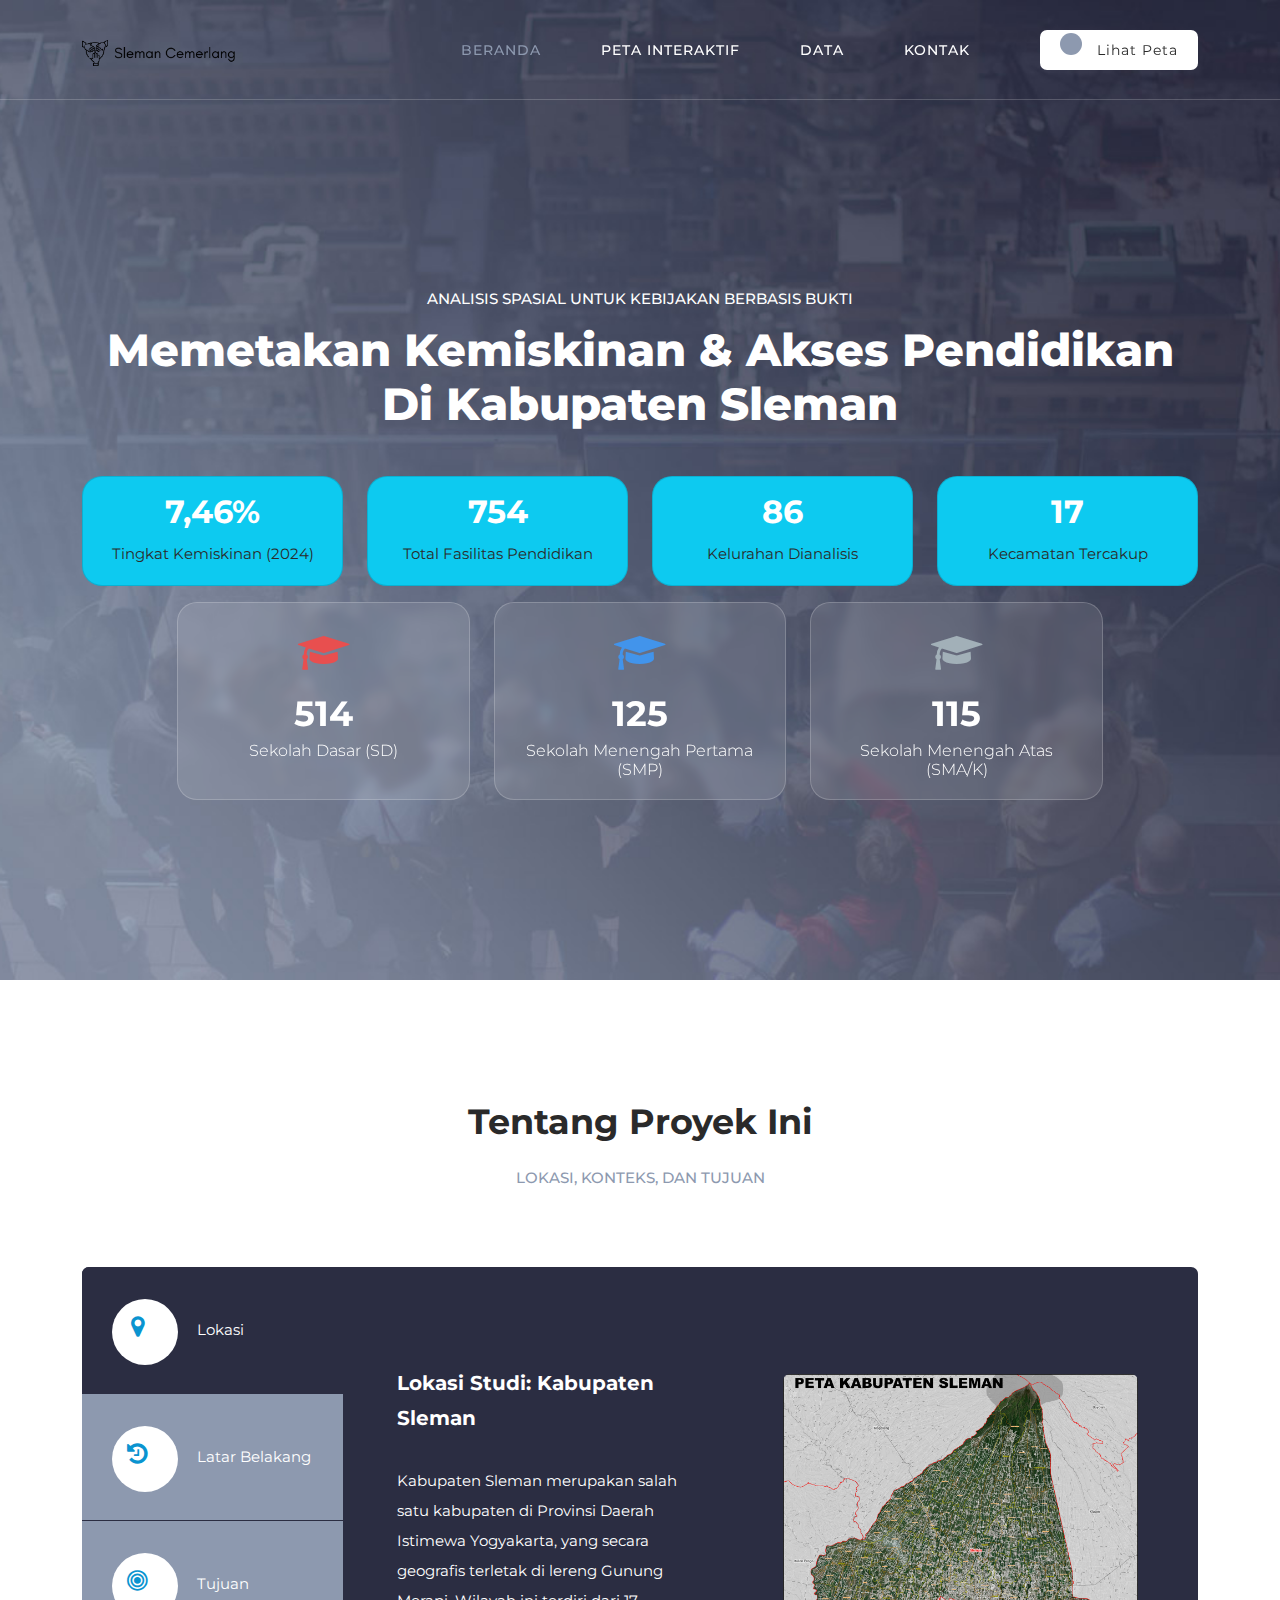
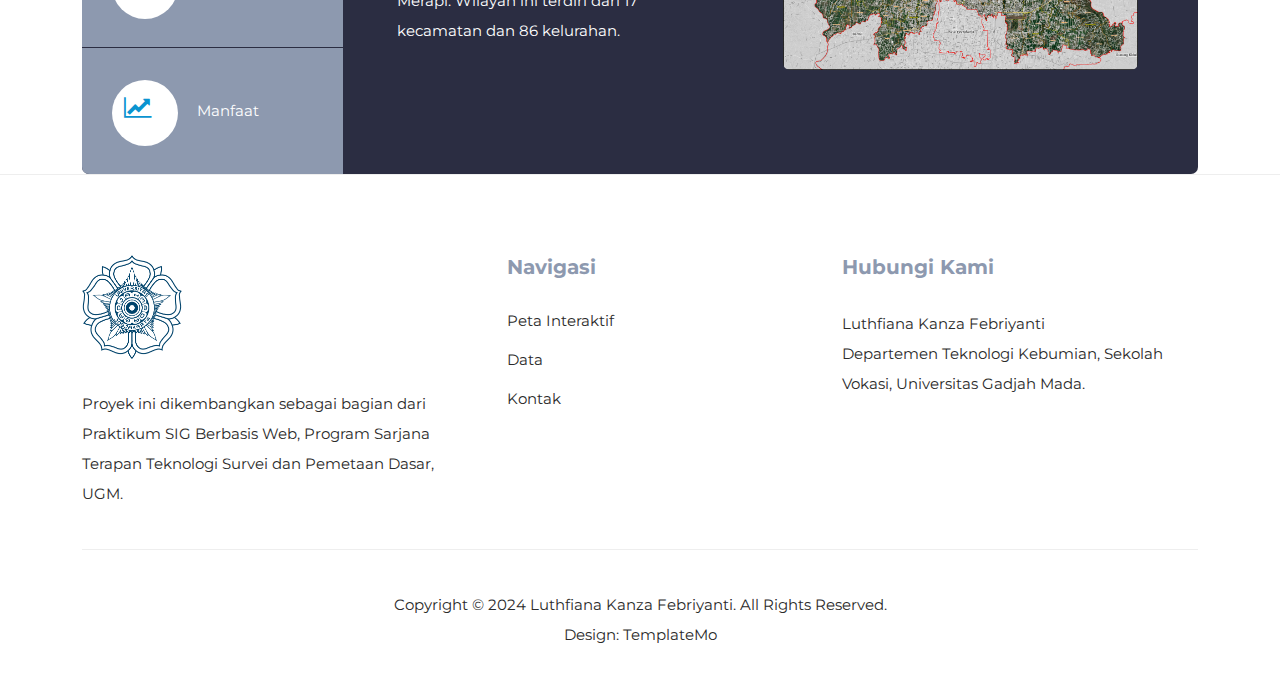
<file: index.html>
<!DOCTYPE html>
<html lang="en">

  <head>

    <meta charset="UTF-8">
    <meta name="viewport" content="width=device-width, initial-scale=1, shrink-to-fit=no">
    <meta name="description" content="WebGIS Peta Kemiskinan dan Akses Pendidikan di Kabupaten Sleman">
    <meta name="author" content="Luthfiana Kanza Febriyanti - UGM">
    <link rel="preconnect" href="https://fonts.gstatic.com">
    <link href="https://fonts.googleapis.com/css2?family=Montserrat:wght@100;200;300;400;500;600;700;800;900&display=swap" rel="stylesheet">

    <title>Sleman Cemerlang</title>

    <link href="vendor/bootstrap/css/bootstrap.min.css" rel="stylesheet">


    <link rel="stylesheet" href="assets/css/fontawesome.css">
    <link rel="stylesheet" href="assets/css/templatemo-plot-listing.css">
    <link rel="stylesheet" href="assets/css/animated.css">
    <link rel="stylesheet" href="assets/css/owl.css">

    <style>
      .school-info-box {
        background-color: rgba(255, 255, 255, 0.1);
        padding: 20px;
        border-radius: 20px;
        text-align: center;
        color: white;
        backdrop-filter: blur(5px);
        border: 1px solid rgba(255, 255, 255, 0.2);
        height: 100%;
      }
      .school-info-box .icon {
        font-size: 2.5rem;
        margin-bottom: 10px;
      }
      .school-info-box h4 {
        font-size: 2.2rem;
        font-weight: 700;
        margin: 0;
      }
      .school-info-box h6 { /* Menggunakan h6 sesuai file Anda */
        font-size: 1rem;
        font-weight: 300;
        margin: 5px 0 0 0;
      }
      /* Styling khusus untuk setiap jenjang sekolah */
      .sd-box .icon {
        color: #e84f4f; 
      }
      .smp-box .icon {
        color: #4294eb; 
      }
      .sma-box .icon {
        color: #a2b0b8; 
      }
      /* ==================================================
      PERUBAHAN: CSS untuk styling ikon Font Awesome di menu tab
      ==================================================
      */
      .popular-categories .naccs .menu .thumb .icon i {
        background-color: transparent;
        color: #0a94d0;
        font-size: 24px;
        margin-right: 15px;
      }
      .popular-categories .naccs .menu .thumb.active .icon i {
        color: #fff;
      }
    </style>
    </head>

<body>

  <div id="js-preloader" class="js-preloader">
    <div class="preloader-inner">
      <span class="dot"></span>
      <div class="dots">
        <span></span>
        <span></span>
        <span></span>
      </div>
    </div>
  </div>
  <header class="header-area header-sticky wow slideInDown" data-wow-duration="0.75s" data-wow-delay="0s">
    <div class="container">
      <div class="row">
        <div class="col-12">
          <nav class="main-nav">
            <a href="index.html" class="logo">
            </a>
            <ul class="nav">
              <li><a href="index.html" class="active">Beranda</a></li>
              <li><a href="peta-interaktif.html">Peta Interaktif</a></li>
              <li><a href="temuan-data.html">Data</a></li>
              <li><a href="kontak-sumber.html">Kontak</a></li> 
              <li><div class="main-white-button"><a href="peta-interaktif.html"><i class="fa fa-map"></i> Lihat Peta</a></div></li> 
            </ul>        
            <a class='menu-trigger'>
                <span>Menu</span>
            </a>
            </nav>
        </div>
      </div>
    </div>
  </header>
  <div class="main-banner">
    <div class="container">
      <div class="row">
        <div class="col-lg-12">
          <div class="top-text header-text">
            <h6>Analisis Spasial untuk Kebijakan Berbasis Bukti</h6>
            <h2>Memetakan Kemiskinan & Akses Pendidikan di Kabupaten Sleman</h2>
          </div>
        </div>
        <div class="col-lg-12">
           <div class="row">
            <div class="col-lg-3 col-sm-6">
              <div class="card text-white bg-info mb-3 text-center" style="border-radius: 20px;">
                <div class="card-body">
                  <h5 class="card-title" style="font-size: 2rem; font-weight: 700;">7,46%</h5>
                  <p class="card-text">Tingkat Kemiskinan (2024)</p>
                </div>
              </div>
            </div>
            <div class="col-lg-3 col-sm-6">
              <div class="card text-white bg-info mb-3 text-center" style="border-radius: 20px;">
                <div class="card-body">
                  <h5 class="card-title" style="font-size: 2rem; font-weight: 700;">754</h5>
                  <p class="card-text">Total Fasilitas Pendidikan</p>
                </div>
              </div>
            </div>
            <div class="col-lg-3 col-sm-6">
              <div class="card text-white bg-info mb-3 text-center" style="border-radius: 20px;">
                <div class="card-body">
                  <h5 class="card-title" style="font-size: 2rem; font-weight: 700;">86</h5>
                  <p class="card-text">Kelurahan Dianalisis</p>
                </div>
              </div>
            </div>
             <div class="col-lg-3 col-sm-6">
              <div class="card text-white bg-info mb-3 text-center" style="border-radius: 20px;">
                <div class="card-body">
                  <h5 class="card-title" style="font-size: 2rem; font-weight: 700;">17</h5>
                  <p class="card-text">Kecamatan Tercakup</p>
                </div>
              </div>
            </div>
          </div>
        </div>
        
        <div class="col-lg-10 offset-lg-1">
          <div class="row">
            <div class="col-lg-4">
              <div class="school-info-box sd-box">
                <div class="icon"><i class="fa fa-graduation-cap"></i></div>
                <h4>514</h4>
                <h6>Sekolah Dasar (SD)</h6>
              </div>
            </div>
            <div class="col-lg-4">
              <div class="school-info-box smp-box">
                <div class="icon"><i class="fa fa-graduation-cap"></i></div>
                <h4>125</h4>
                <h6>Sekolah Menengah Pertama (SMP)</h6>
              </div>
            </div>
            <div class="col-lg-4">
              <div class="school-info-box sma-box">
                <div class="icon"><i class="fa fa-graduation-cap"></i></div>
                <h4>115</h4>
                <h6>Sekolah Menengah Atas (SMA/K)</h6>
              </div>
            </div>
          </div>
        </div>

      </div>
    </div>
  </div>


  <div class="popular-categories">
    <div class="container">
      <div class="row">
        <div class="col-lg-12">
          <div class="section-heading">
            <h2>Tentang Proyek Ini</h2>
            <h6>Lokasi, Konteks, dan Tujuan</h6>
          </div>
        </div>
        <div class="col-lg-12">
          <div class="naccs">
            <div class="grid">
              <div class="row">
                <div class="col-lg-3">
                  <div class="menu">
                    <div class="first-thumb active">
                      <div class="thumb">
                        <span class="icon"><i class="fa fa-map-marker"></i></span>
                        Lokasi
                      </div>
                    </div>
                    <div>
                      <div class="thumb">                 
                        <span class="icon"><i class="fa fa-history"></i></span>
                        Latar Belakang
                      </div>
                    </div>
                    <div>
                      <div class="thumb">                 
                        <span class="icon"><i class="fa fa-bullseye"></i></span>
                        Tujuan
                      </div>
                    </div>
                    <div class="last-thumb">
                      <div class="thumb">                 
                        <span class="icon"><i class="fa fa-line-chart"></i></span>
                        Manfaat
                      </div>
                    </div>
                  </div>
                </div> 
                <div class="col-lg-9 align-self-center">
                  <ul class="nacc">
                    <li class="active">
                      <div>
                        <div class="thumb">
                          <div class="row">
                            <div class="col-lg-5 align-self-center">
                              <div class="left-text">
                                <h4>Lokasi Studi: Kabupaten Sleman</h4>
                                <p>Kabupaten Sleman merupakan salah satu kabupaten di Provinsi Daerah Istimewa Yogyakarta, yang secara geografis terletak di lereng Gunung Merapi. Wilayah ini terdiri dari 17 kecamatan dan 86 kelurahan.</p>
                              </div>
                            </div>
                            <div class="col-lg-7 align-self-center">
                              <div class="right-image">
                                <img src="assets/images/sleman.jpg" alt="Peta Kabupaten Sleman" class="img-fluid">
                              </div>
                            </div>
                          </div>
                        </div>
                      </div>
                    </li>
                    <li>
                      <div>
                        <div class="thumb">
                          <div class="row">
                            <div class="col-lg-5 align-self-center">
                              <div class="left-text">
                                <h4>Kesenjangan Akses Sebagai Akar Masalah</h4>
                                <p>Kemiskinan adalah masalah multidimensional. Pendidikan menjadi kunci untuk memutus rantainya. Meski angka kemiskinan di Sleman menurun, masih terdapat tantangan dalam pemerataan akses fasilitas pendidikan antar wilayah, yang berpotensi melanggengkan disparitas sosial-ekonomi.</p>
                              </div>
                            </div>
                            <div class="col-lg-7 align-self-center">
                              <div class="right-image">
                                <img src="assets/images/kesenjangan.png" alt="Peta Sleman atau Ilustrasi Pendidikan" class="img-fluid">
                              </div>
                            </div>
                          </div>
                        </div>
                      </div>
                    </li>
                    <li>
                      <div>
                        <div class="thumb">
                          <div class="row">
                            <div class="col-lg-5 align-self-center">
                              <div class="left-text">
                                <h4>Apa yang Ingin Dicapai?</h4>
                                <p>1. Menganalisis distribusi spasial kemiskinan dan fasilitas pendidikan (SD, SMP, SMA/K) di Sleman.<br>2. Menganalisis korelasi antara aksesibilitas pendidikan dengan tingkat kemiskinan.<br>3. Mengembangkan platform WebGIS interaktif untuk visualisasi dan diseminasi hasil analisis.</p>
                              </div>
                            </div>
                            <div class="col-lg-7 align-self-center">
                              <div class="right-image">
                                <img src="assets/images/pendidikan.jpg" alt="" class="img-fluid">
                              </div>
                            </div>
                          </div>
                        </div>
                      </div>
                    </li>
                    <li>
                      <div>
                        <div class="thumb">
                          <div class="row">
                            <div class="col-lg-5 align-self-center">
                              <div class="left-text">
                                <h4>Manfaat Bagi Pengambil Kebijakan</h4>
                                <p>Hasil analisis dan dashboard ini diharapkan dapat menjadi alat bantu bagi pemerintah daerah (Bappeda, Dinas Pendidikan) dalam merumuskan kebijakan yang lebih tepat sasaran untuk pemerataan pendidikan dan pengentasan kemiskinan di Kabupaten Sleman.</p>
                                <div class="main-white-button"><a href="temuan-data.html"><i class="fa fa-eye"></i> Lihat Temuan</a></div>
                              </div>
                            </div>
                            <div class="col-lg-7 align-self-center">
                              <div class="right-image">
                                <img src="assets/images/pemerintah.jpeg" alt="" class="img-fluid">
                              </div>
                            </div>
                          </div>
                        </div>
                      </div>
                    </li>
                  </ul>
                </div>          
              </div>
            </div>
          </div>
        </div>
      </div>
    </div>
  </div>
  
  <footer>
    <div class="container">
      <div class="row">
        <div class="col-lg-4">
          <div class="about">
            <div class="logo">
              <img src="assets/images/logo UGM - biru@2x.png" alt="Logo UGM" style="max-width: 100px;"> </div>
            <p>Proyek ini dikembangkan sebagai bagian dari Praktikum SIG Berbasis Web, Program Sarjana Terapan Teknologi Survei dan Pemetaan Dasar, UGM.</p>
          </div>
        </div>
        <div class="col-lg-4">
          <div class="helpful-links">
            <h4>Navigasi</h4>
            <div class="row">
              <div class="col-lg-6">
                <ul>
                  <li><a href="peta-interaktif.html">Peta Interaktif</a></li>
                  <li><a href="temuan-data.html">Data</a></li>
                  <li><a href="kontak-sumber.html">Kontak</a></li>
                </ul>
              </div>
            </div>
          </div>
        </div>
        <div class="col-lg-4">
          <div class="contact-us">
            <h4>Hubungi Kami</h4>
            <p>Luthfiana Kanza Febriyanti<br>Departemen Teknologi Kebumian, Sekolah Vokasi, Universitas Gadjah Mada.</p>
          </div>
        </div>
        <div class="col-lg-12">
          <div class="sub-footer">
            <p>Copyright © 2024 Luthfiana Kanza Febriyanti. All Rights Reserved.
            <br>
			Design: <a rel="nofollow" href="https://templatemo.com" title="CSS Templates">TemplateMo</a></p>
          </div>
        </div>
      </div>
    </div>
  </footer>


  <script src="vendor/jquery/jquery.min.js"></script>
  <script src="vendor/bootstrap/js/bootstrap.bundle.min.js"></script>
  <script src="assets/js/owl-carousel.js"></script>
  <script src="assets/js/animation.js"></script>
  <script src="assets/js/imagesloaded.js"></script>
  <script src="assets/js/custom.js"></script>

</body>

</html>
</file>
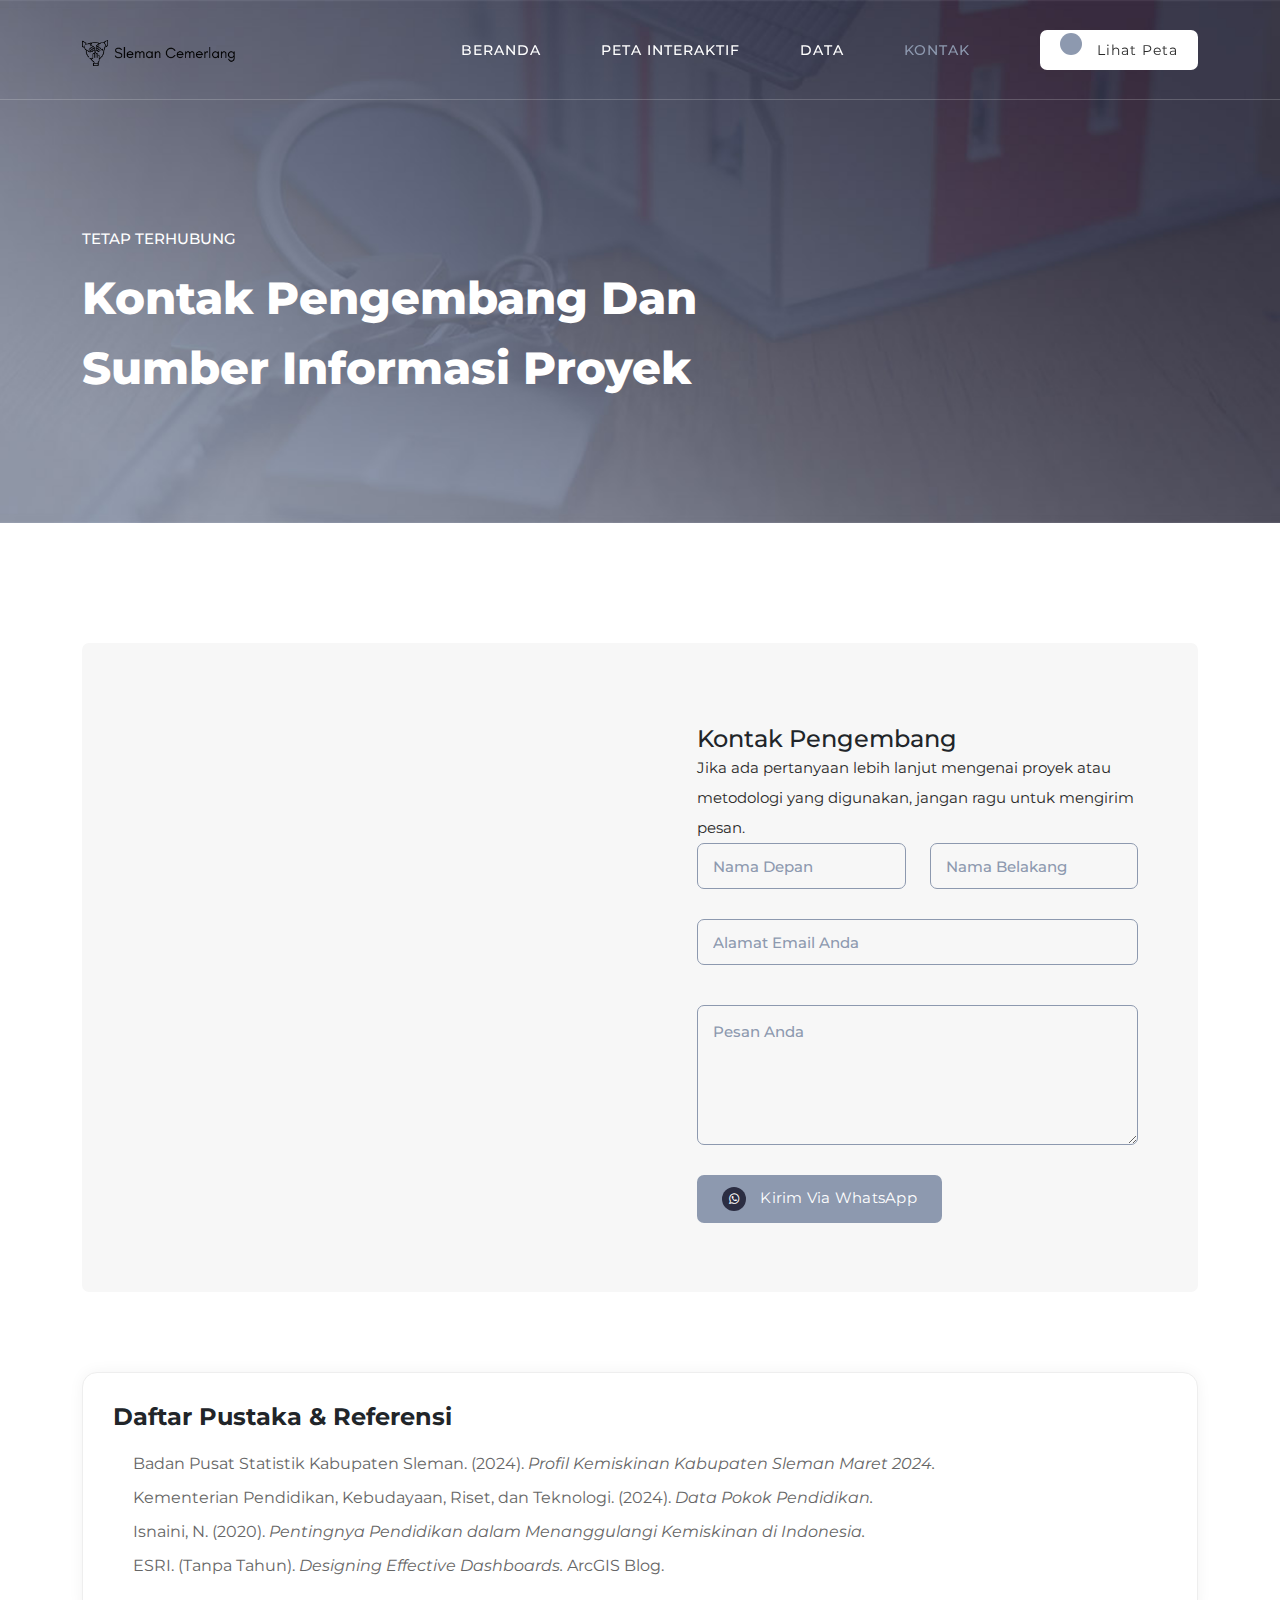
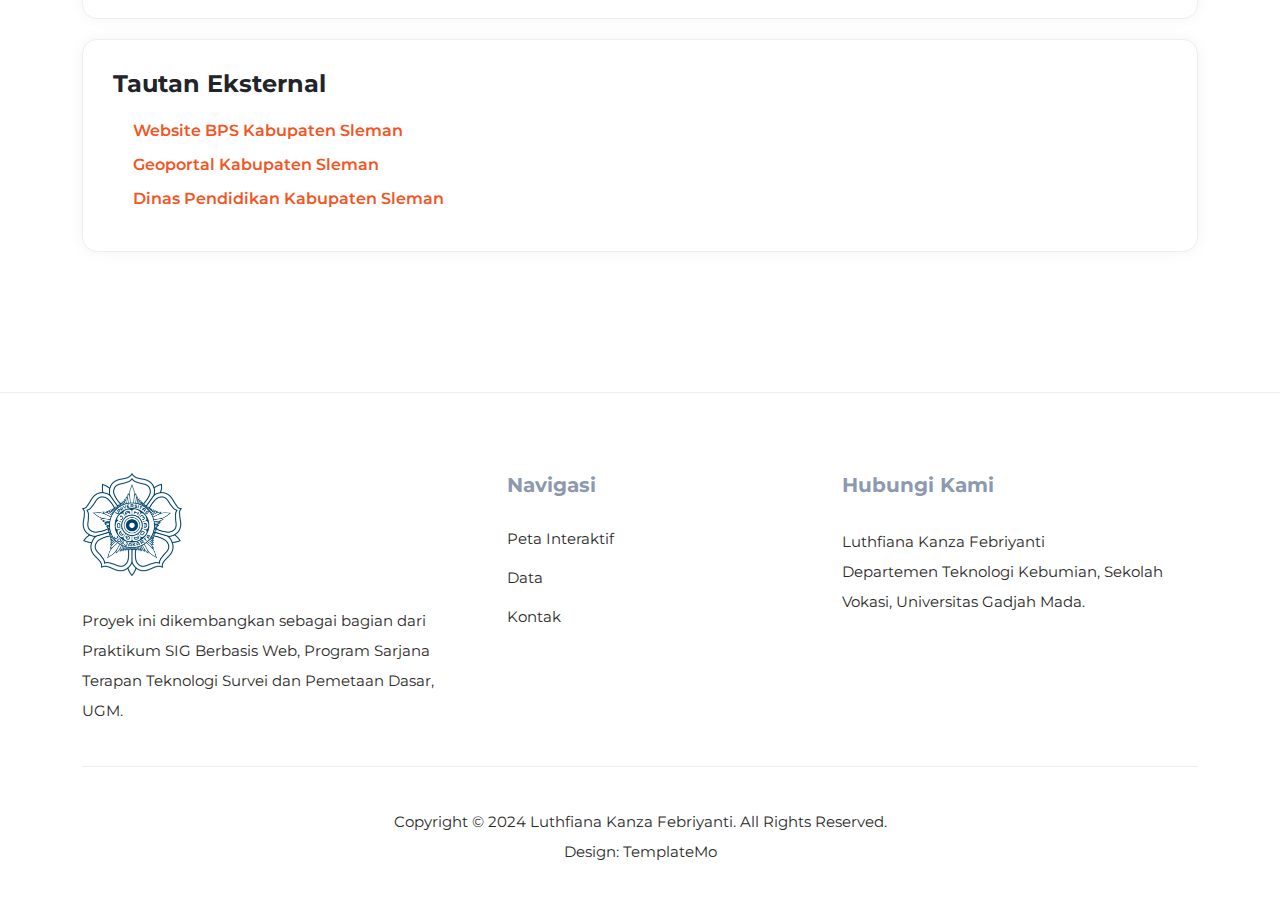
<file: kontak-sumber.html>
<!DOCTYPE html>
<html lang="en">

  <head>

    <meta charset="UTF-8">
    <meta name="viewport" content="width=device-width, initial-scale=1, shrink-to-fit=no">
    <meta name="description" content="Kontak dan Sumber Informasi - WebGIS Sleman">
    <meta name="author" content="Luthfiana Kanza Febriyanti - UGM">
    <link rel="preconnect" href="https://fonts.gstatic.com">
    <link href="https://fonts.googleapis.com/css2?family=Montserrat:wght@100;200;300;400;500;600;700;800;900&display=swap" rel="stylesheet">

    <title>Kontak & Sumber - Sleman Cemerlang</title>

    <link href="vendor/bootstrap/css/bootstrap.min.css" rel="stylesheet">


    <link rel="stylesheet" href="assets/css/fontawesome.css">
    <link rel="stylesheet" href="assets/css/templatemo-plot-listing.css">
    <link rel="stylesheet" href="assets/css/animated.css">
    <link rel="stylesheet" href="assets/css/owl.css">

    <style>
      .custom-card {
        background-color: #fff;
        border: 1px solid #eee;
        border-radius: 15px;
        padding: 30px;
        margin-bottom: 20px;
        box-shadow: 0px 0px 15px rgba(0, 0, 0, 0.05);
      }
      .custom-card h4 {
        margin-bottom: 20px;
        font-weight: 700;
      }
      .custom-card ul {
        padding-left: 20px;
      }
      .custom-card li {
        margin-bottom: 10px;
        color: #666;
      }

      .external-links a {
        color: #f35525; /* Warna aksen dari template */
        text-decoration: none; /* Hilangkan underline default */
        font-weight: 600;
        transition: all 0.3s;
      }
      .external-links a:hover {
        text-decoration: underline; /* Munculkan underline saat hover */
        color: #333; /* Gelapkan warna saat hover */
      }
    </style>

  </head>

<body>

  <div id="js-preloader" class="js-preloader">
    <div class="preloader-inner">
      <span class="dot"></span>
      <div class="dots">
        <span></span>
        <span></span>
        <span></span>
      </div>
    </div>
  </div>
  <header class="header-area header-sticky wow slideInDown" data-wow-duration="0.75s" data-wow-delay="0s">
    <div class="container">
      <div class="row">
        <div class="col-12">
          <nav class="main-nav">
            <a href="index.html" class="logo">
            </a>
            <ul class="nav">
              <li><a href="index.html">Beranda</a></li>
              <li><a href="peta-interaktif.html">Peta Interaktif</a></li>
              <li><a href="temuan-data.html">Data</a></li>
              <li><a href="kontak-sumber.html" class="active">Kontak</a></li> 
              <li><div class="main-white-button"><a href="index_peta.html"><i class="fa fa-map"></i> Lihat Peta</a></div></li> 
            </ul>         
            <a class='menu-trigger'>
                <span>Menu</span>
            </a>
            </nav>
        </div>
      </div>
    </div>
  </header>
  <div class="page-heading">
    <div class="container">
      <div class="row">
        <div class="col-lg-8">
          <div class="top-text header-text">
            <h6>Tetap Terhubung</h6>
            <h2>Kontak Pengembang dan Sumber Informasi Proyek</h2>
          </div>
        </div>
      </div>
    </div>
  </div>

  <div class="contact-page">
    <div class="container">
      <div class="row">
        <div class="col-lg-12">
          <div class="inner-content">
            <div class="row">
              <div class="col-lg-6">
                <div id="map">
                  <iframe src="https://www.google.com/maps/embed?pb=!1m18!1m12!1m3!1d3953.171732948943!2d110.3758654152438!3d-7.77158787920404!2m3!1f0!2f0!3f0!3m2!1i1024!2i768!4f13.1!3m3!1m2!1s0x2e7a59b2d472918d%3A0x1d92e7e7420f156!2sUniversitas%20Gadjah%20Mada!5e0!3m2!1sen!2sid!4v1678287702589!5m2!1sen!2sid" width="100%" height="650px" frameborder="0" style="border:0" allowfullscreen></iframe>
                </div>
              </div>
              <div class="col-lg-6 align-self-center">
                <form id="contact" action="" method="get">
                  <div class="row">
                    <div class="col-lg-12">
                      <h4>Kontak Pengembang</h4>
                      <p>Jika ada pertanyaan lebih lanjut mengenai proyek atau metodologi yang digunakan, jangan ragu untuk mengirim pesan.</p>
                    </div>
                    <div class="col-lg-6">
                      <fieldset>
                        <input type="name" name="name" id="name" placeholder="Nama Depan" autocomplete="on" required>
                      </fieldset>
                    </div>
                    <div class="col-lg-6">
                      <fieldset>
                        <input type="surname" name="surname" id="surname" placeholder="Nama Belakang" autocomplete="on" required>
                      </fieldset>
                    </div>
                    <div class="col-lg-12">
                      <fieldset>
                        <input type="text" name="email" id="email" pattern="[^ @]*@[^ @]*" placeholder="Alamat Email Anda" required="">
                      </fieldset>
                    </div>
                    <div class="col-lg-12">
                      <fieldset>
                        <textarea name="message" type="text" class="form-control" id="message" placeholder="Pesan Anda" required=""></textarea>  
                      </fieldset>
                    </div>
                    <div class="col-lg-12">
                      <fieldset>
                        <button id="kirim-whatsapp" class="main-button "><i class="fa fa-whatsapp"></i> Kirim via WhatsApp</button>
                      </fieldset>
                    </div>
                  </div>
                </form>
              </div>
            </div>
          </div>
          
          <div class="row" style="margin-top: 80px;">
            <div class="col-lg-12">
              <div class="custom-card">
                  <h4>Daftar Pustaka & Referensi</h4>
                  <ul>
                      <li>Badan Pusat Statistik Kabupaten Sleman. (2024). <i>Profil Kemiskinan Kabupaten Sleman Maret 2024.</i></li>
                      <li>Kementerian Pendidikan, Kebudayaan, Riset, dan Teknologi. (2024). <i>Data Pokok Pendidikan.</i></li>
                      <li>Isnaini, N. (2020). <i>Pentingnya Pendidikan dalam Menanggulangi Kemiskinan di Indonesia.</i></li>
                      <li>ESRI. (Tanpa Tahun). <i>Designing Effective Dashboards.</i> ArcGIS Blog.</li>
                  </ul>
              </div>
            </div>
            <div class="col-lg-12">
              <div class="custom-card">
                <h4>Tautan Eksternal</h4>
                  <ul class="external-links">
                      <li><a href="https://slemankab.bps.go.id" target="_blank">Website BPS Kabupaten Sleman</a></li>
                      <li><a href="https://geoportal.slemankab.go.id/" target="_blank">Geoportal Kabupaten Sleman</a></li>
                      <li><a href="https://disdik.slemankab.go.id/" target="_blank">Dinas Pendidikan Kabupaten Sleman</a></li>
                  </ul>
              </div>
            </div>
          </div>


        </div>
      </div>
    </div>
  </div>

  <footer>
    <div class="container">
      <div class="row">
        <div class="col-lg-4">
          <div class="about">
            <div class="logo">
              <img src="assets/images/logo UGM - biru@2x.png" alt="Logo UGM" style="max-width: 100px;"> </div>
            <p>Proyek ini dikembangkan sebagai bagian dari Praktikum SIG Berbasis Web, Program Sarjana Terapan Teknologi Survei dan Pemetaan Dasar, UGM.</p>
          </div>
        </div>
        <div class="col-lg-4">
          <div class="helpful-links">
            <h4>Navigasi</h4>
            <div class="row">
              <div class="col-lg-6">
                <ul>
                  <li><a href="peta-interaktif.html">Peta Interaktif</a></li>
                  <li><a href="temuan-data.html">Data</a></li>
                  <li><a href="kontak-sumber.html">Kontak</a></li>
                </ul>
              </div>
            </div>
          </div>
        </div>
        <div class="col-lg-4">
          <div class="contact-us">
            <h4>Hubungi Kami</h4>
            <p>Luthfiana Kanza Febriyanti<br>Departemen Teknologi Kebumian, Sekolah Vokasi, Universitas Gadjah Mada.</p>
          </div>
        </div>
        <div class="col-lg-12">
          <div class="sub-footer">
            <p>Copyright © 2024 Luthfiana Kanza Febriyanti. All Rights Reserved.
            <br>
			Design: <a rel="nofollow" href="https://templatemo.com" title="CSS Templates">TemplateMo</a></p>
          </div>
        </div>
      </div>
    </div>
  </footer>


  <script src="vendor/jquery/jquery.min.js"></script>
  <script src="vendor/bootstrap/js/bootstrap.bundle.min.js"></script>
  <script src="assets/js/owl-carousel.js"></script>
  <script src="assets/js/animation.js"></script>
  <script src="assets/js/imagesloaded.js"></script>
  <script src="assets/js/custom.js"></script>

<script>
  document.getElementById('kirim-whatsapp').addEventListener('click', function() {
    var nomorWA = '6281326039128'; 

    // Ambil data dari form
    var namaDepan = document.getElementById('name').value;
    var namaBelakang = document.getElementById('surname').value;
    var email = document.getElementById('email').value;
    var pesan = document.getElementById('message').value;

    // Format pesan
    var pesanTerkirim = 'Halo, saya ' + namaDepan + ' ' + namaBelakang + ' (' + email + ').%0A%0ASaya ingin bertanya mengenai proyek WebGIS Anda:%0A"' + pesan + '"';

    // Buat URL WhatsApp
    var urlWA = 'https://wa.me/' + nomorWA + '?text=' + pesanTerkirim;

    // Buka URL di tab baru
    window.open(urlWA, '_blank');
  });
</script>

</body>

</html>
</file>
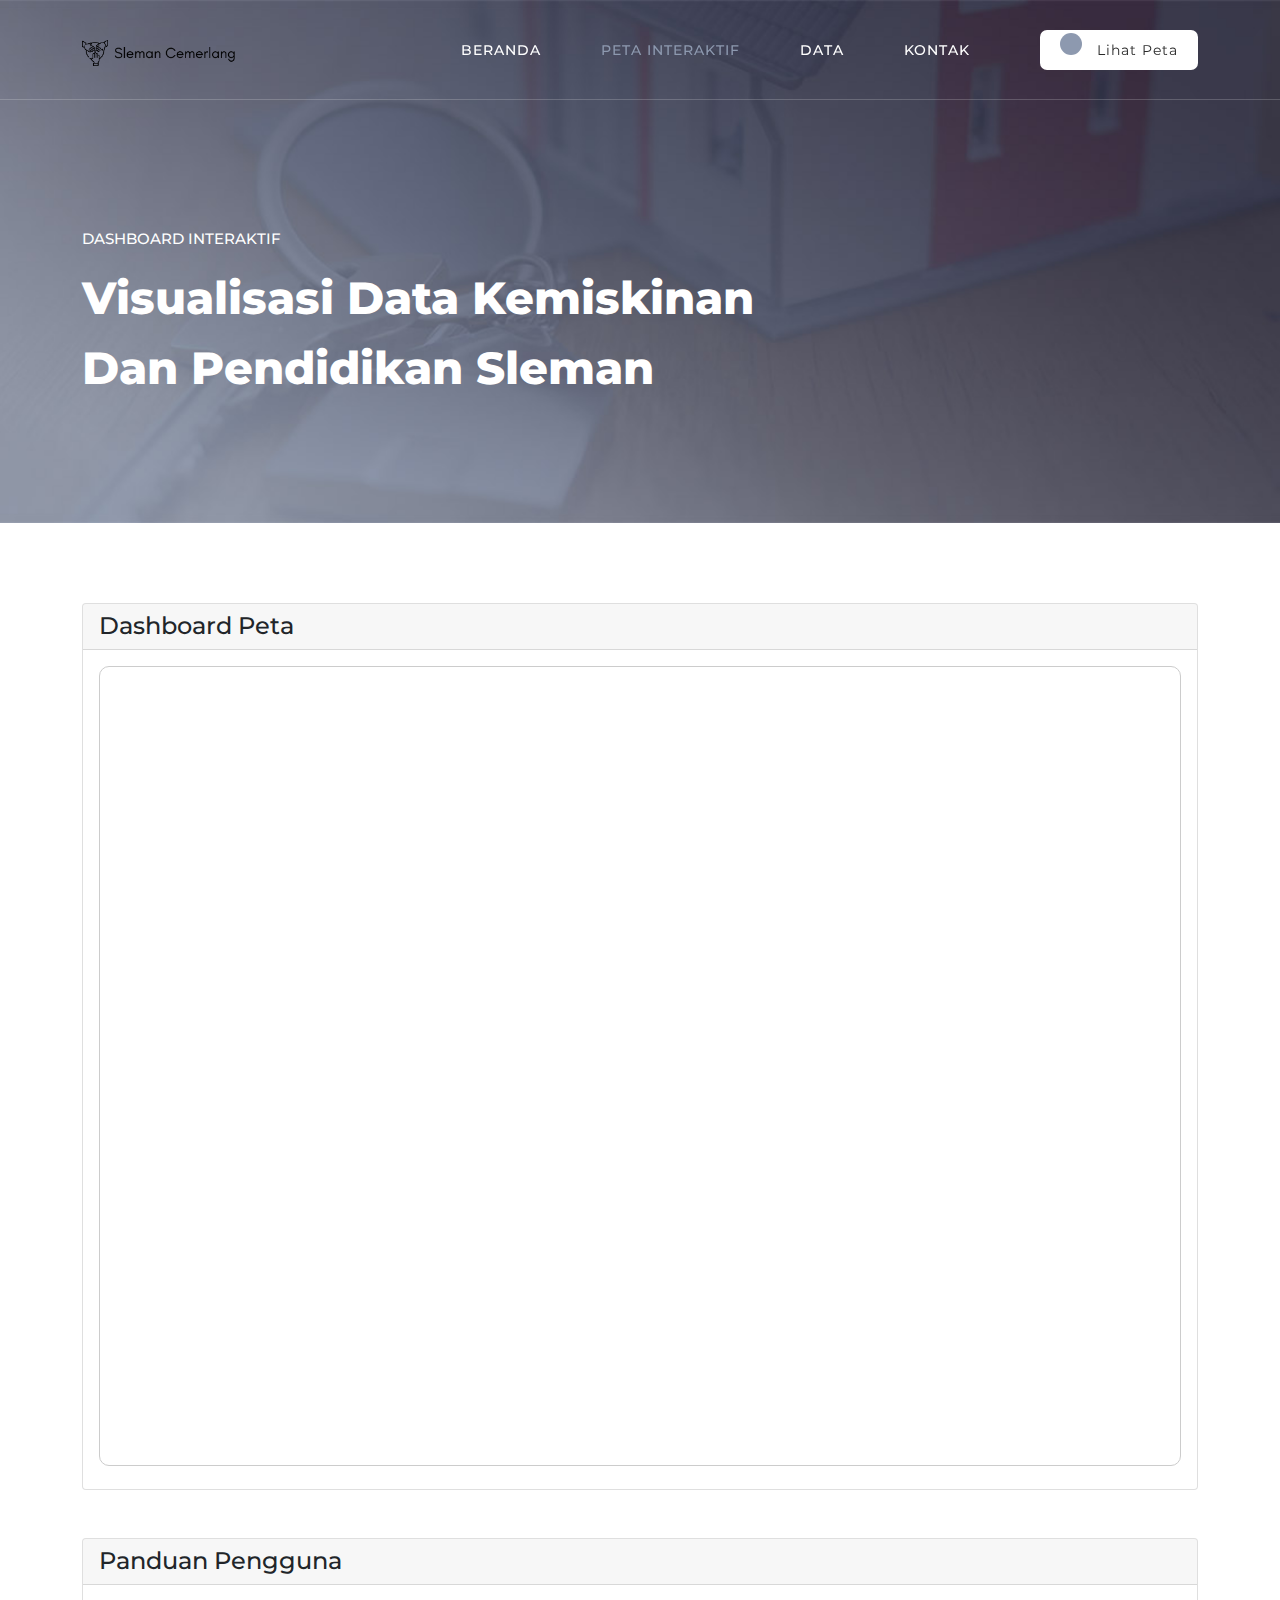
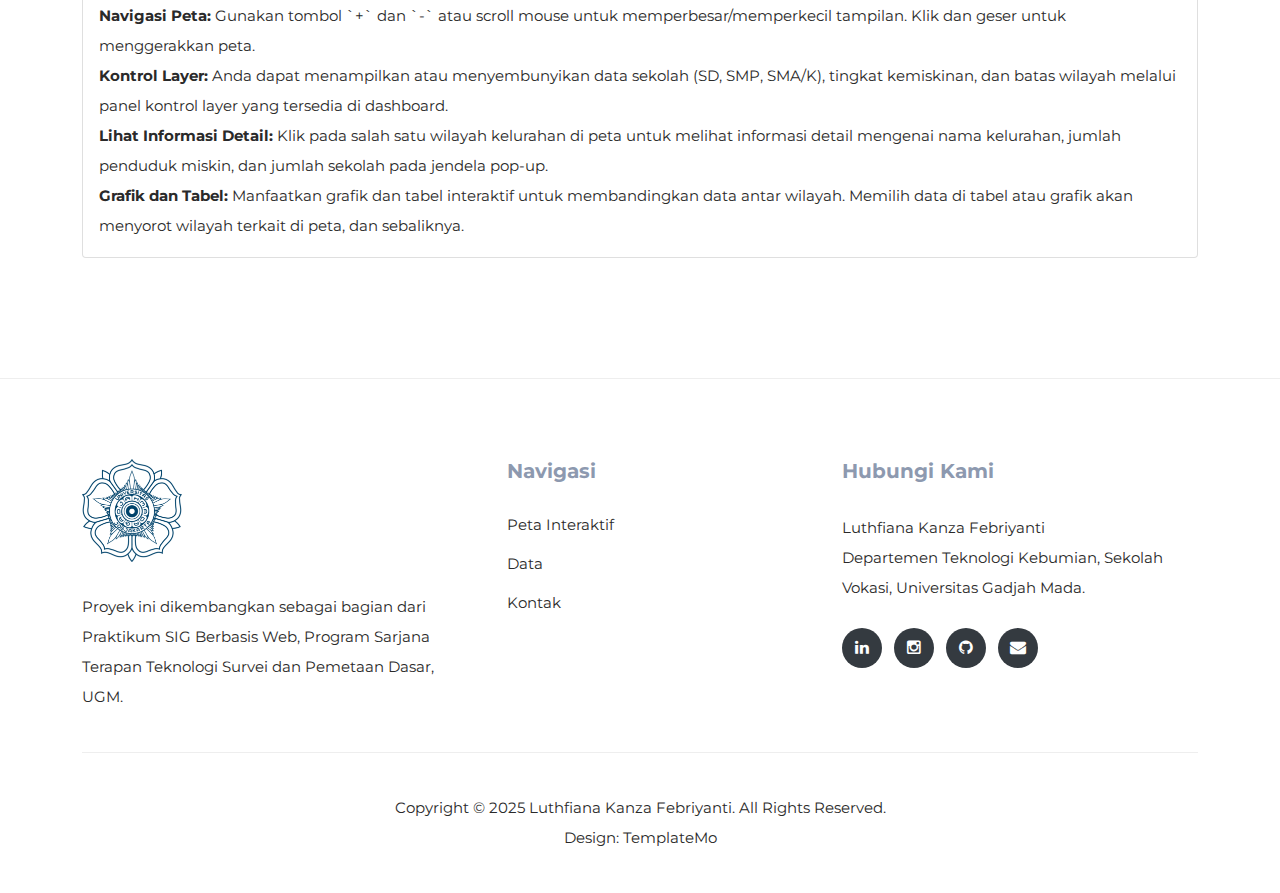
<file: peta-interaktif.html>
<!DOCTYPE html>
<html lang="en">

  <head>

    <meta charset="UTF-8">
    <meta name="viewport" content="width=device-width, initial-scale=1, shrink-to-fit=no">
    <meta name="description" content="Peta Interaktif Kemiskinan dan Akses Pendidikan di Kabupaten Sleman">
    <meta name="author" content="Luthfiana Kanza Febriyanti - UGM">
    <link rel="preconnect" href="https://fonts.gstatic.com">
    <link href="https://fonts.googleapis.com/css2?family=Montserrat:wght@100;200;300;400;500;600;700;800;900&display=swap" rel="stylesheet">

    <title>Peta Interaktif - Sleman Cemerlang</title>

    <link href="vendor/bootstrap/css/bootstrap.min.css" rel="stylesheet">


    <link rel="stylesheet" href="assets/css/fontawesome.css">
    <link rel="stylesheet" href="assets/css/templatemo-plot-listing.css">
    <link rel="stylesheet" href="assets/css/animated.css">
    <link rel="stylesheet" href="assets/css/owl.css">

    <style>
      /* Styling untuk ikon sosial media di footer */
      .contact-us .social-icons {
        margin-top: 20px;
      }
      .contact-us .social-icons a {
        display: inline-block;
        width: 40px;
        height: 40px;
        background-color: #343a40; /* Warna gelap yang netral */
        color: #fff;
        border-radius: 50%;
        text-align: center;
        line-height: 40px; /* Untuk menengahkan ikon secara vertikal */
        margin-right: 8px;
        font-size: 16px;
        transition: all 0.3s;
      }
      .contact-us .social-icons a:hover {
        background-color: #f35525; /* Warna aksen template saat hover */
        transform: scale(1.1);
      }
    </style>
  </head>

<body>

  <div id="js-preloader" class="js-preloader">
    <div class="preloader-inner">
      <span class="dot"></span>
      <div class="dots">
        <span></span>
        <span></span>
        <span></span>
      </div>
    </div>
  </div>
  <header class="header-area header-sticky wow slideInDown" data-wow-duration="0.75s" data-wow-delay="0s">
    <div class="container">
      <div class="row">
        <div class="col-12">
          <nav class="main-nav">
            <a href="index.html" class="logo">
            </a>
            <ul class="nav">
              <li><a href="index.html">Beranda</a></li>
              <li><a href="peta-interaktif.html" class="active">Peta Interaktif</a></li>
              <li><a href="temuan-data.html">Data</a></li>
              <li><a href="kontak-sumber.html">Kontak</a></li> 
              <li><div class="main-white-button"><a href="index_peta.html"><i class="fa fa-map"></i> Lihat Peta</a></div></li> 
            </ul>       
            <a class='menu-trigger'>
                <span>Menu</span>
            </a>
            </nav>
        </div>
      </div>
    </div>
  </header>
  <div class="page-heading">
    <div class="container">
      <div class="row">
        <div class="col-lg-8">
          <div class="top-text header-text">
            <h6>Dashboard Interaktif</h6>
            <h2>Visualisasi Data Kemiskinan dan Pendidikan Sleman</h2>
          </div>
        </div>
      </div>
    </div>
  </div>



  <div class="category-post">
    <div class="container">
      <div class="row">
        <div class="col-lg-12">
            <div class="row" style="margin-top: 80px;">
                <div class="col-lg-12">
                    <div class="card">
                        <div class="card-header">
                            <h4>Dashboard Peta</h4>
                        </div>
                        <div class="card-body">
                           <iframe  
                            style="border: 1px solid #ccc; border-radius: 10px;" 
                            height="800px" 
                            width="100%" src="https://1afb-202-43-94-33.ngrok-free.app/mapstore/#/dashboard/38"></iframe>
                        </div>
                    </div>
                </div>

                <div class="col-lg-12 mt-5">
                    <div class="card">
                        <div class="card-header">
                            <h4>Panduan Pengguna</h4>
                        </div>
                        <div class="card-body">
                           <p><strong>Navigasi Peta:</strong> Gunakan tombol `+` dan `-` atau scroll mouse untuk memperbesar/memperkecil tampilan. Klik dan geser untuk menggerakkan peta.</p>
                           <p><strong>Kontrol Layer:</strong> Anda dapat menampilkan atau menyembunyikan data sekolah (SD, SMP, SMA/K), tingkat kemiskinan, dan batas wilayah melalui panel kontrol layer yang tersedia di dashboard.</p>
                           <p><strong>Lihat Informasi Detail:</strong> Klik pada salah satu wilayah kelurahan di peta untuk melihat informasi detail mengenai nama kelurahan, jumlah penduduk miskin, dan jumlah sekolah pada jendela pop-up.</p>
                           <p><strong>Grafik dan Tabel:</strong> Manfaatkan grafik dan tabel interaktif untuk membandingkan data antar wilayah. Memilih data di tabel atau grafik akan menyorot wilayah terkait di peta, dan sebaliknya.</p>
                        </div>
                    </div>
                </div>

            </div>
        </div>
      </div>
    </div>
  </div>

  <footer>
    <div class="container">
      <div class="row">
        <div class="col-lg-4">
          <div class="about">
            <div class="logo">
              <img src="assets/images/logo UGM - biru@2x.png" alt="Logo UGM" style="max-width: 100px;"> </div>
            <p>Proyek ini dikembangkan sebagai bagian dari Praktikum SIG Berbasis Web, Program Sarjana Terapan Teknologi Survei dan Pemetaan Dasar, UGM.</p>
          </div>
        </div>
        <div class="col-lg-4">
          <div class="helpful-links">
            <h4>Navigasi</h4>
            <div class="row">
              <div class="col-lg-6">
                <ul>
                  <li><a href="peta-interaktif.html">Peta Interaktif</a></li>
                  <li><a href="temuan-data.html">Data</a></li>
                  <li><a href="kontak-sumber.html">Kontak</a></li>
                </ul>
              </div>
            </div>
          </div>
        </div>
<div class="col-lg-4">
  <div class="contact-us">
    <h4>Hubungi Kami</h4>
    <p>Luthfiana Kanza Febriyanti<br>Departemen Teknologi Kebumian, Sekolah Vokasi, Universitas Gadjah Mada.</p>
    
    <div class="social-icons">
      <a href="https://www.linkedin.com/in/luthfianakf" target="_blank" title="LinkedIn"><i class="fa fa-linkedin"></i></a>
      <a href="https://www.instagram.com/fiyanazafi/" target="_blank" title="Instagram"><i class="fa fa-instagram"></i></a>
      <a href="https://github.com/Lutlut-beep" target="_blank" title="GitHub"><i class="fa fa-github"></i></a>
      <a href="mailto:luthfianakanzafebriyanti@mail.ugm.ac.id" title="Email"><i class="fa fa-envelope"></i></a>
    </div>
    </div>
</div>
        <div class="col-lg-12">
          <div class="sub-footer">
            <p>Copyright © 2025 Luthfiana Kanza Febriyanti. All Rights Reserved.
            <br>
			Design: <a rel="nofollow" href="https://templatemo.com" title="CSS Templates">TemplateMo</a></p>
          </div>
        </div>
      </div>
    </div>
  </footer>


  <script src="vendor/jquery/jquery.min.js"></script>
  <script src="vendor/bootstrap/js/bootstrap.bundle.min.js"></script>
  <script src="assets/js/owl-carousel.js"></script>
  <script src="assets/js/animation.js"></script>
  <script src="assets/js/imagesloaded.js"></script>
  <script src="assets/js/custom.js"></script>

</body>

</html>
</file>
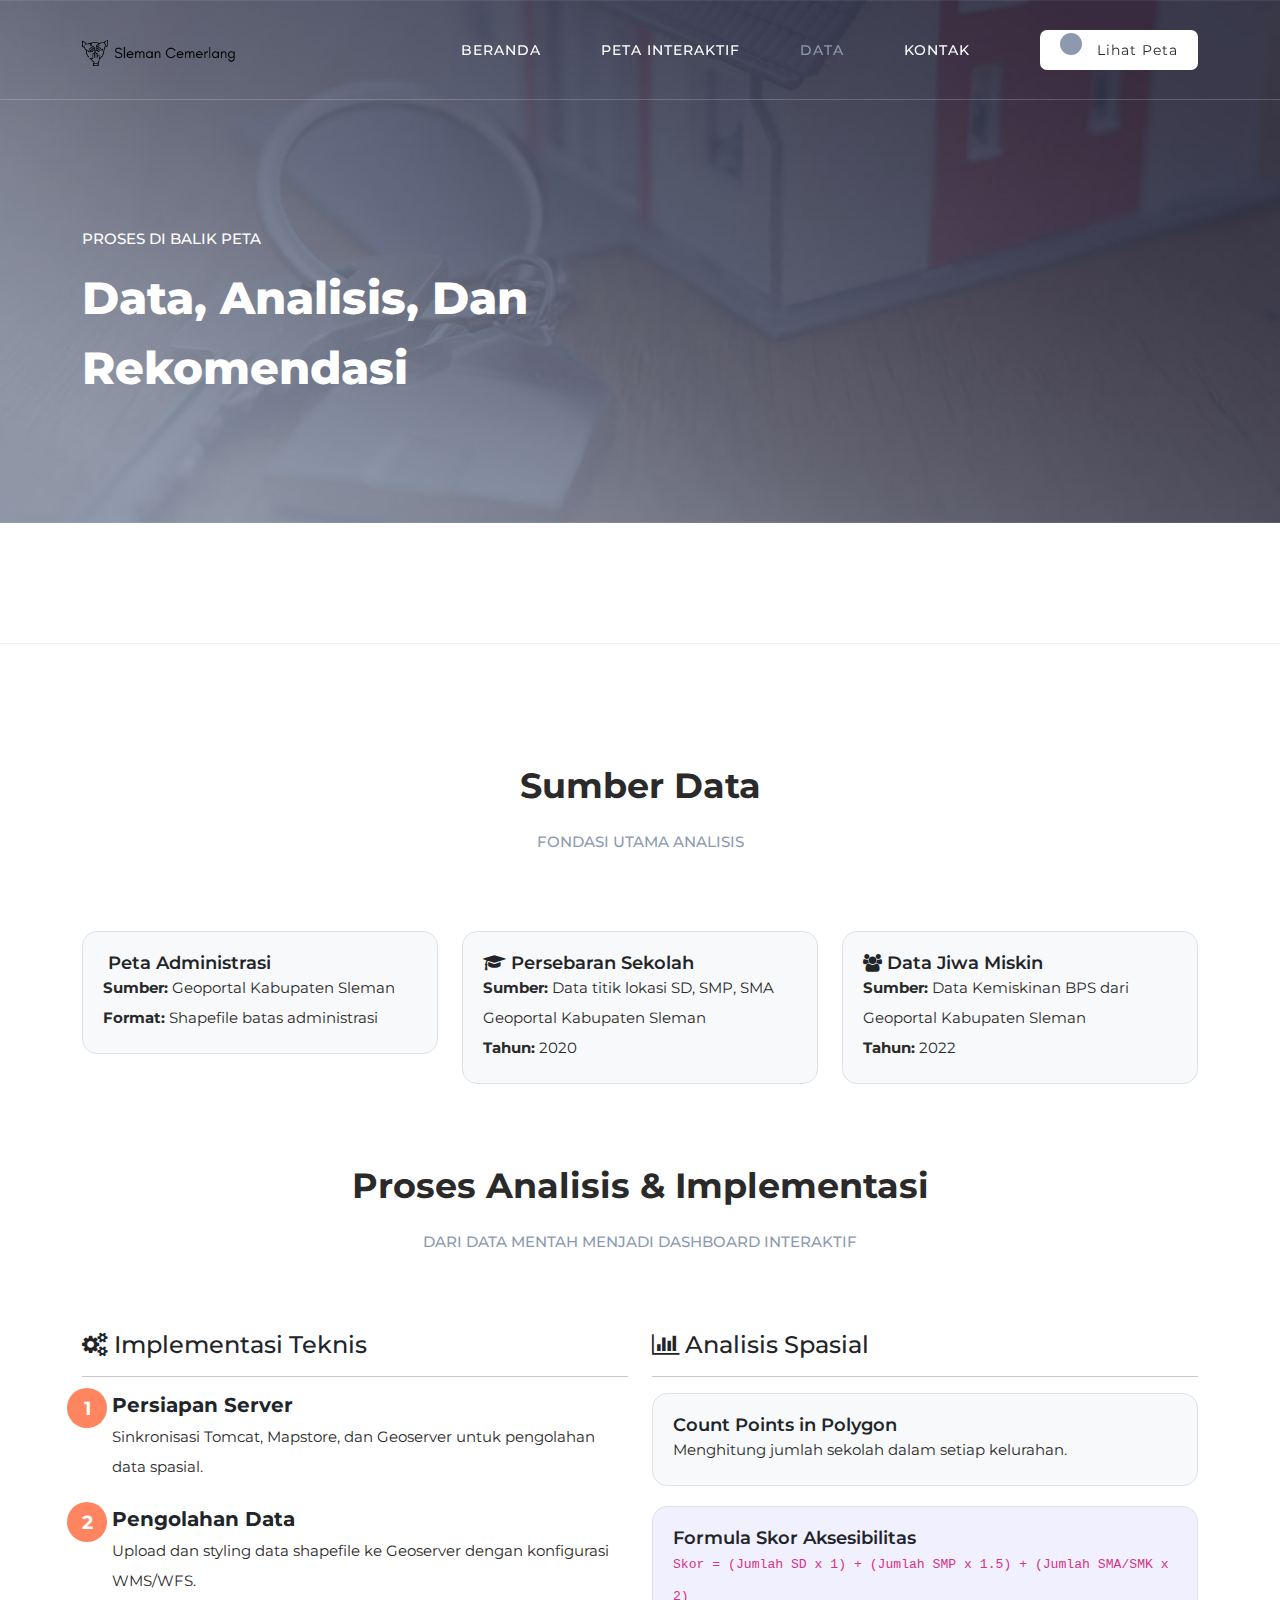
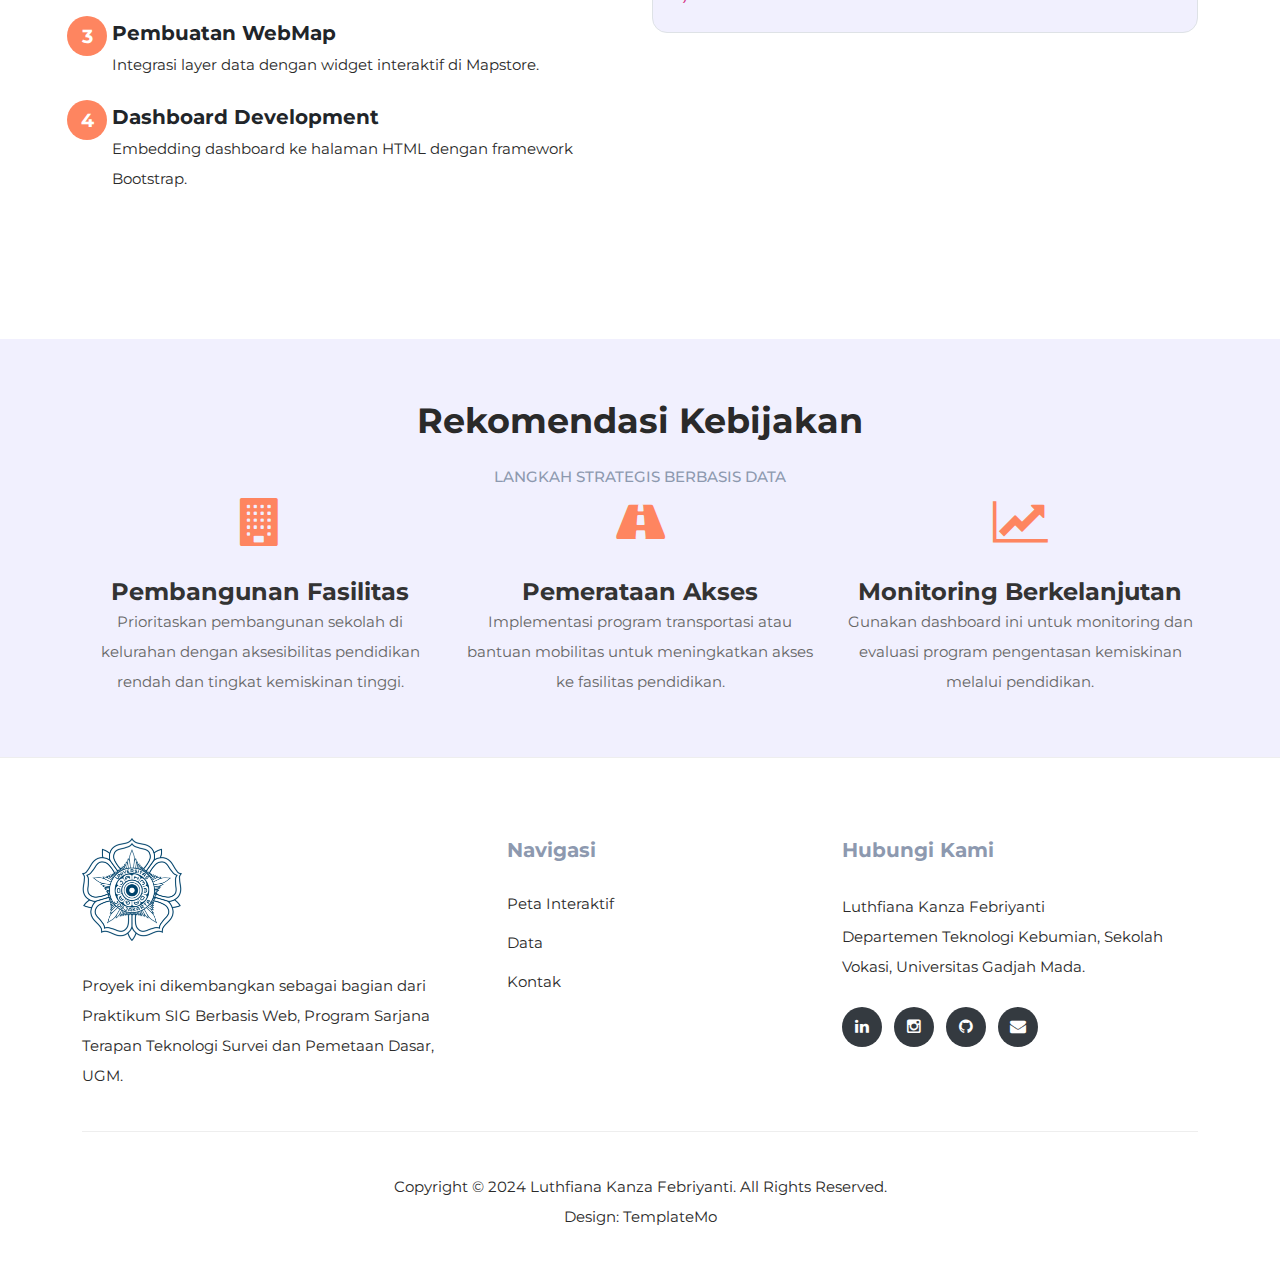
<file: temuan-data.html>
<!DOCTYPE html>
<html lang="en">

  <head>

    <meta charset="UTF-8">
    <meta name="viewport" content="width=device-width, initial-scale=1, shrink-to-fit=no">
    <meta name="description" content="Temuan dan Metodologi - WebGIS Sleman">
    <meta name="author" content="Luthfiana Kanza Febriyanti - UGM">
    <link rel="preconnect" href="https://fonts.gstatic.com">
    <link href="https://fonts.googleapis.com/css2?family=Montserrat:wght@100;200;300;400;500;600;700;800;900&display=swap" rel="stylesheet">

    <title>Temuan & Data - Sleman Cemerlang</title>

    <link href="vendor/bootstrap/css/bootstrap.min.css" rel="stylesheet">


    <link rel="stylesheet" href="assets/css/fontawesome.css">
    <link rel="stylesheet" href="assets/css/templatemo-plot-listing.css">
    <link rel="stylesheet" href="assets/css/animated.css">
    <link rel="stylesheet" href="assets/css/owl.css">
    
    <style>
      .custom-card {
        background-color: #f8f9fa;
        border: 1px solid #dee2e6;
        border-radius: 15px;
        padding: 20px;
        margin-bottom: 20px;
        height: auto; 
      }
      .custom-card h5 {
        font-weight: 600;
        font-size: 1.1rem;
      }
      .technical-step {
        position: relative;
        padding-left: 30px;
        margin-bottom: 25px;
      }
      .technical-step h5 {
        font-weight: 700;
        margin-bottom: 5px;
      }
      .technical-step .step-number {
        position: absolute;
        left: -15px;
        top: -5px;
        background-color: #fe8560; 
        color: #fff;
        width: 40px;
        height: 40px;
        border-radius: 50%;
        text-align: center;
        line-height: 40px;
        font-weight: 700;
        font-size: 1.2rem;
      }
      .rekomendasi-section {
        background-color: #f1f0fe; 
        padding: 60px 0;
        margin-top: 60px;
        text-align: center;
      }
      .rekomendasi-section h4 {
        color: #333;
        font-weight: 700;
      }
      .rekomendasi-section p {
        color: #666;
      }
      .rekomendasi-icon {
        font-size: 48px;
        color: #fe8560;
        margin-bottom: 20px;
      }
      /* Styling untuk ikon sosial media di footer */
      .contact-us .social-icons {
        margin-top: 20px;
      }
      .contact-us .social-icons a {
        display: inline-block;
        width: 40px;
        height: 40px;
        background-color: #343a40; /* Warna gelap yang netral */
        color: #fff;
        border-radius: 50%;
        text-align: center;
        line-height: 40px; /* Untuk menengahkan ikon secara vertikal */
        margin-right: 8px;
        font-size: 16px;
        transition: all 0.3s;
      }
      .contact-us .social-icons a:hover {
        background-color: #f35525; /* Warna aksen template saat hover */
        transform: scale(1.1);
      }
    </style>

  </head>

<body>

  <div id="js-preloader" class="js-preloader">
    <div class="preloader-inner">
      <span class="dot"></span>
      <div class="dots">
        <span></span>
        <span></span>
        <span></span>
      </div>
    </div>
  </div>
  <header class="header-area header-sticky wow slideInDown" data-wow-duration="0.75s" data-wow-delay="0s">
    <div class="container">
      <div class="row">
        <div class="col-12">
          <nav class="main-nav">
            <a href="index.html" class="logo">
            </a>
            <ul class="nav">
              <li><a href="index.html">Beranda</a></li>
              <li><a href="peta-interaktif.html">Peta Interaktif</a></li>
              <li><a href="temuan-data.html" class="active">Data</a></li>
              <li><a href="kontak-sumber.html">Kontak</a></li> 
              <li><div class="main-white-button"><a href="index_peta.html"><i class="fa fa-map"></i> Lihat Peta</a></div></li> 
            </ul>      
            <a class='menu-trigger'>
                <span>Menu</span>
            </a>
            </nav>
        </div>
      </div>
    </div>
  </header>
  <div class="page-heading">
    <div class="container">
      <div class="row">
        <div class="col-lg-8">
          <div class="top-text header-text">
            <h6>Proses di Balik Peta</h6>
            <h2>Data, Analisis, dan Rekomendasi</h2>
          </div>
        </div>
      </div>
    </div>
  </div>

  <div class="recent-listing">
    <div class="container">
        
        <div class="row">
            <div class="col-lg-12">
                <div class="section-heading">
                    <h2>Sumber Data</h2>
                    <h6>Fondasi Utama Analisis</h6>
                </div>
            </div>
            <div class="col-lg-4">
                <div class="custom-card">
                    <h5><i class="fa fa-map-o"></i> Peta Administrasi</h5>
                    <p><b>Sumber:</b> Geoportal Kabupaten Sleman</p>
                    <p><b>Format:</b> Shapefile batas administrasi</p>
                </div>
            </div>
            <div class="col-lg-4">
                <div class="custom-card">
                    <h5><i class="fa fa-graduation-cap"></i> Persebaran Sekolah</h5>
                    <p><b>Sumber:</b> Data titik lokasi SD, SMP, SMA Geoportal Kabupaten Sleman</p>
                    <p><b>Tahun:</b> 2020</p>
                </div>
            </div>
            <div class="col-lg-4">
                <div class="custom-card">
                    <h5><i class="fa fa-users"></i> Data Jiwa Miskin</h5>
                    <p><b>Sumber:</b> Data Kemiskinan BPS dari Geoportal Kabupaten Sleman</p>
                    <p><b>Tahun:</b> 2022</p>
                </div>
            </div>
        </div>
        
        <div class="row" style="margin-top: 60px;">
            <div class="col-lg-12">
                <div class="section-heading">
                    <h2>Proses Analisis & Implementasi</h2>
                    <h6>Dari Data Mentah Menjadi Dashboard Interaktif</h6>
                </div>
            </div>

            <div class="col-lg-6">
                <h4><i class="fa fa-cogs"></i> Implementasi Teknis</h4>
                <hr>
                <div class="technical-step">
                    <div class="step-number">1</div>
                    <h5>Persiapan Server</h5>
                    <p>Sinkronisasi Tomcat, Mapstore, dan Geoserver untuk pengolahan data spasial.</p>
                </div>
                <div class="technical-step">
                    <div class="step-number">2</div>
                    <h5>Pengolahan Data</h5>
                    <p>Upload dan styling data shapefile ke Geoserver dengan konfigurasi WMS/WFS.</p>
                </div>
                <div class="technical-step">
                    <div class="step-number">3</div>
                    <h5>Pembuatan WebMap</h5>
                    <p>Integrasi layer data dengan widget interaktif di Mapstore.</p>
                </div>
                <div class="technical-step">
                    <div class="step-number">4</div>
                    <h5>Dashboard Development</h5>
                    <p>Embedding dashboard ke halaman HTML dengan framework Bootstrap.</p>
                </div>
            </div>

            <div class="col-lg-6 d-flex flex-column">
                <h4><i class="fa fa-bar-chart"></i> Analisis Spasial</h4>
                <hr>
                <div class="custom-card">
                    <h5>Count Points in Polygon</h5>
                    <p>Menghitung jumlah sekolah dalam setiap kelurahan.</p>
                </div>

                <div class="custom-card" style="background-color: #f1f0fe;">
                    <h5>Formula Skor Aksesibilitas</h5>
                    <p><code>Skor = (Jumlah SD x 1) + (Jumlah SMP x 1.5) + (Jumlah SMA/SMK x 2)</code></p>
                </div>
            </div>
        </div>
    </div>
  </div>

  <div class="rekomendasi-section">
    <div class="container">
        <div class="row">
            <div class="col-lg-12">
                <div class="section-heading">
                    <h2>Rekomendasi Kebijakan</h2>
                    <h6>Langkah Strategis Berbasis Data</h6>
                </div>
            </div>
            <div class="col-lg-4">
                <div class="rekomendasi-icon"><i class="fa fa-building"></i></div>
                <h4>Pembangunan Fasilitas</h4>
                <p>Prioritaskan pembangunan sekolah di kelurahan dengan aksesibilitas pendidikan rendah dan tingkat kemiskinan tinggi.</p>
            </div>
            <div class="col-lg-4">
                <div class="rekomendasi-icon"><i class="fa fa-road"></i></div>
                <h4>Pemerataan Akses</h4>
                <p>Implementasi program transportasi atau bantuan mobilitas untuk meningkatkan akses ke fasilitas pendidikan.</p>
            </div>
            <div class="col-lg-4">
                <div class="rekomendasi-icon"><i class="fa fa-line-chart"></i></div>
                <h4>Monitoring Berkelanjutan</h4>
                <p>Gunakan dashboard ini untuk monitoring dan evaluasi program pengentasan kemiskinan melalui pendidikan.</p>
            </div>
        </div>
    </div>
  </div>


  <footer>
    <div class="container">
      <div class="row">
        <div class="col-lg-4">
          <div class="about">
            <div class="logo">
              <img src="assets/images/logo UGM - biru@2x.png" alt="Logo UGM" style="max-width: 100px;"> </div>
            <p>Proyek ini dikembangkan sebagai bagian dari Praktikum SIG Berbasis Web, Program Sarjana Terapan Teknologi Survei dan Pemetaan Dasar, UGM.</p>
          </div>
        </div>
        <div class="col-lg-4">
          <div class="helpful-links">
            <h4>Navigasi</h4>
            <div class="row">
              <div class="col-lg-6">
                <ul>
                  <li><a href="peta-interaktif.html">Peta Interaktif</a></li>
                  <li><a href="temuan-data.html">Data</a></li>
                  <li><a href="kontak-sumber.html">Kontak</a></li>
                </ul>
              </div>
            </div>
          </div>
        </div>
<div class="col-lg-4">
  <div class="contact-us">
    <h4>Hubungi Kami</h4>
    <p>Luthfiana Kanza Febriyanti<br>Departemen Teknologi Kebumian, Sekolah Vokasi, Universitas Gadjah Mada.</p>
    
    <div class="social-icons">
      <a href="https://www.linkedin.com/in/luthfianakf" target="_blank" title="LinkedIn"><i class="fa fa-linkedin"></i></a>
      <a href="https://www.instagram.com/fiyanazafi/" target="_blank" title="Instagram"><i class="fa fa-instagram"></i></a>
      <a href="https://github.com/Lutlut-beep" target="_blank" title="GitHub"><i class="fa fa-github"></i></a>
      <a href="mailto:luthfianakanzafebriyanti@mail.ugm.ac.id" title="Email"><i class="fa fa-envelope"></i></a>
    </div>
    </div>
</div>
        <div class="col-lg-12">
          <div class="sub-footer">
            <p>Copyright © 2024 Luthfiana Kanza Febriyanti. All Rights Reserved.
            <br>
			Design: <a rel="nofollow" href="https://templatemo.com" title="CSS Templates">TemplateMo</a></p>
          </div>
        </div>
      </div>
    </div>
  </footer>

  <script src="vendor/jquery/jquery.min.js"></script>
  <script src="vendor/bootstrap/js/bootstrap.bundle.min.js"></script>
  <script src="assets/js/owl-carousel.js"></script>
  <script src="assets/js/animation.js"></script>
  <script src="assets/js/imagesloaded.js"></script>
  <script src="assets/js/custom.js"></script>

</body>

</html>
</file>
<file: assets/css/templatemo-plot-listing.css>
/*

TemplateMo 564 Plot Listing

https://templatemo.com/tm-564-plot-listing

*/

/* ---------------------------------------------
Table of contents
------------------------------------------------
01. font & reset css
02. reset
03. global styles
04. header
05. banner
06. features
07. testimonials
08. contact
09. footer
10. preloader
11. search
12. portfolio

--------------------------------------------- */
/* 
---------------------------------------------
font & reset css
--------------------------------------------- 
*/
@import url('https://fonts.googleapis.com/css2?family=Montserrat:wght@100;200;300;400;500;600;700;800;900&display=swap');
/* 
---------------------------------------------
reset
--------------------------------------------- 
*/
html, body, div, span, applet, object, iframe, h1, h2, h3, h4, h5, h6, p, blockquote, div
pre, a, abbr, acronym, address, big, cite, code, del, dfn, em, font, img, ins, kbd, q,
s, samp, small, strike, strong, sub, sup, tt, var, b, u, i, center, dl, dt, dd, ol, ul, li,
figure, header, nav, section, article, aside, footer, figcaption {
  margin: 0;
  padding: 0;
  border: 0;
  outline: 0;
}

/* clear fix */
.grid:after {
  content: '';
  display: block;
  clear: both;
}

/* ---- .grid-item ---- */

.grid-sizer,
.grid-item {
  width: 50%;
}

.grid-item {
  float: left;
}

.grid-item img {
  display: block;
  max-width: 100%;
}

.clearfix:after {
  content: ".";
  display: block;
  clear: both;
  visibility: hidden;
  line-height: 0;
  height: 0;
}

.clearfix {
  display: inline-block;
}

html[xmlns] .clearfix {
  display: block;
}

* html .clearfix {
  height: 1%;
}

ul, li {
  padding: 0;
  margin: 0;
  list-style: none;
}

header, nav, section, article, aside, footer, hgroup {
  display: block;
}

* {
  box-sizing: border-box;
}

html, body {
  font-family: 'Montserrat', sans-serif;
  font-weight: 400;
  background-color: #fff;
  -ms-text-size-adjust: 100%;
  -webkit-font-smoothing: antialiased;
  -moz-osx-font-smoothing: grayscale;
}

a {
  text-decoration: none !important;
}

h1, h2, h3, h4, h5, h6 {
  margin-top: 0px;
  margin-bottom: 0px;
}

ul {
  margin-bottom: 0px;
}

p {
  font-size: 15px;
  line-height: 30px;
  color: #2a2a2a;
}

img {
  margin-bottom: -3px;
  width: 100%;
  overflow: hidden;
}

/* 
---------------------------------------------
global styles
--------------------------------------------- 
*/
html,
body {
  background: #fff;
  font-family: 'Montserrat', sans-serif;
}

::selection {
  background: #03a4ed;
  color: #fff;
}

::-moz-selection {
  background: #03a4ed;
  color: #fff;
}

@media (max-width: 991px) {
  html, body {
    overflow-x: hidden;
  }
  .mobile-top-fix {
    margin-top: 30px;
    margin-bottom: 0px;
  }
  .mobile-bottom-fix {
    margin-bottom: 30px;
  }
  .mobile-bottom-fix-big {
    margin-bottom: 60px;
  }
}

.page-section {
  margin-top: 120px;
}

.section-heading h2 {
  font-size: 35px;
  margin-bottom: 25px;
  text-transform: capitalize;
  color: #2a2a2a;
  font-weight: 700;
  position: relative;
  z-index: 2;
  line-height: 44px;
}

.section-heading h6 {
  text-transform: uppercase;
  font-size: 15px;
  font-weight: 500;
  color: #8d99af;
}

.main-white-button a {
  display: inline-block;
  background-color: #fff;
  font-size: 15px;
  font-weight: 400;
  color: #2a2a2a;
  text-transform: capitalize;
  padding: 12px 25px;
  border-radius: 7px;
  letter-spacing: 0.25px;
  transition: all .3s;
}

.main-white-button a i {
  margin-right: 10px;
  width: 22px;
  height: 22px;
  background-color: #8d99af;
  color: #fff;
  border-radius: 50%;
  display: inline-block;
  text-align: center;
  font-size: 12px;
  line-height: 22px;
}

.main-white-button a:hover {
  background-color: #8d99af;
  color: #fff;
}

/* 
---------------------------------------------
header
--------------------------------------------- 
*/

.background-header {
  background-color: #fff!important;
  height: 80px!important;
  position: fixed!important;
  top: 0px;
  left: 0px;
  right: 0px;
  box-shadow: 0px 0px 10px rgba(0,0,0,0.15)!important;
}

.background-header .logo,
.background-header .main-nav .nav li a {
  color: #1e1e1e!important;
}

.background-header .main-nav .nav li:hover a {
  color: #8d99af!important;
}

.background-header .nav li a.active {
  color: #8d99af!important;
}

.header-area {
  background-color: transparent;
  border-bottom: 1px solid rgba(250,250,250,0.2);
  position: fixed;
  top: 0px;
  left: 0px;
  right: 0px;
  z-index: 100;
  height: 100px;
  -webkit-transition: all .5s ease 0s;
  -moz-transition: all .5s ease 0s;
  -o-transition: all .5s ease 0s;
  transition: all .5s ease 0s;
}

.header-area .main-nav {
  min-height: 80px;
  background: transparent;
}

.header-area .main-nav a.logo {
  background-image: url(../images/logo.png);
  width: 166px;
  height: 65px;
  display: inline-block;
  margin-top: 20px;
  /* Tambahan agar logo tidak terpotong/distorsi */
  background-size: contain;
  background-repeat: no-repeat;
  background-position: center; 
}

.background-header .main-nav a.logo {
  background-image: url(../images/logo.png);
  width: 164px;
  height: 65px;
  display: inline-block;
  margin-top: 10px;
  /* Tambahan agar logo tidak terpotong/distorsi */
  background-size: contain;
  background-repeat: no-repeat;
  background-position: center;
}

.background-header .main-nav .nav {
  margin-top: 20px !important;
}

.header-area .main-nav .nav {
  float: right;
  margin-top: 30px;
  margin-right: 0px;
  background-color: transparent;
  -webkit-transition: all 0.3s ease 0s;
  -moz-transition: all 0.3s ease 0s;
  -o-transition: all 0.3s ease 0s;
  transition: all 0.3s ease 0s;
  position: relative;
  z-index: 999;
}

.header-area .main-nav .nav li {
  padding-left: 30px;
  padding-right: 30px;
}

.header-area .main-nav .nav li:last-child {
  padding-right: 0px;
  padding-left: 40px;
}

.header-area .main-nav .nav li:last-child a ,
.background-header .main-nav .nav li:last-child a {
  color: #2a2a2a !important;
  text-transform: capitalize;
  padding: 0px 20px;
  font-weight: 400;
}

.header-area .main-nav .nav li:last-child a i,
.background-header .main-nav .nav li:last-child a i {
  font-size: 12px!important;
  font-weight: 400 !important;
}

.background-header .main-nav .nav li:last-child .main-white-button a {
  background-color: #8d99af;
  color: #fff !important;
}

.background-header .main-nav .nav li:last-child .main-white-button a i {
  background-color: #fff;
  color: #8d99af;
}

.header-area .main-nav .nav li:last-child a:hover,
.header-area .main-nav .nav li:last-child a.active {
  color: #fff !important;
}

.header-area .main-nav .nav li a {
  display: block;
  font-weight: 500;
  font-size: 14px;
  color: #fff;
  text-transform: uppercase;
  -webkit-transition: all 0.3s ease 0s;
  -moz-transition: all 0.3s ease 0s;
  -o-transition: all 0.3s ease 0s;
  transition: all 0.3s ease 0s;
  height: 40px;
  line-height: 40px;
  border: transparent;
  letter-spacing: 1px;
}

.header-area .main-nav .nav li:hover a,
.header-area .main-nav .nav li a.active {
  color: #8d99af!important;
}

.background-header .main-nav .nav li:hover a,
.background-header .main-nav .nav li a.active {
  color: #8d99af!important;
  opacity: 1;
}

.header-area .main-nav .nav li:last-child a:hover ,
.background-header .main-nav .nav li:last-child a:hover {
  background-color: #8d99af;
}

.header-area .main-nav .nav li.has-sub {
  position: relative;
  padding-right: 15px;
}

.header-area .main-nav .nav li.has-sub:after {
  font-family: FontAwesome;
  content: "\f107";
  font-size: 12px;
  color: #fff;
  position: absolute;
  right: 5px;
  top: 12px;
}

.background-header .main-nav .nav li.has-sub:after {
  color: #1e1e1e;
}

.header-area .main-nav .nav li.has-sub ul.sub-menu {
  position: absolute;
  width: 200px;
  box-shadow: 0 2px 28px 0 rgba(0, 0, 0, 0.06);
  overflow: hidden;
  top: 40px;
  opacity: 0;
  transition: all .3s;
  transform: translateY(+2em);
  visibility: hidden;
  z-index: -1;
}

.header-area .main-nav .nav li.has-sub ul.sub-menu li {
  margin-left: 0px;
  padding-left: 0px;
  padding-right: 0px;
}

.header-area .main-nav .nav li.has-sub ul.sub-menu li a {
  opacity: 1;
  display: block;
  background: #f7f7f7;
  color: #2a2a2a!important;
  padding-left: 20px;
  height: 40px;
  line-height: 40px;
  -webkit-transition: all 0.3s ease 0s;
  -moz-transition: all 0.3s ease 0s;
  -o-transition: all 0.3s ease 0s;
  transition: all 0.3s ease 0s;
  position: relative;
  font-size: 13px;
  font-weight: 400;
  border-bottom: 1px solid #eee;
}

.header-area .main-nav .nav li.has-sub ul li a:hover {
  background: #fff;
  color: #f5a425!important;
  padding-left: 25px;
}

.header-area .main-nav .nav li.has-sub ul li a:hover:before {
  width: 3px;
}

.header-area .main-nav .nav li.has-sub:hover ul.sub-menu {
  visibility: visible;
  opacity: 1;
  z-index: 1;
  transform: translateY(0%);
  transition-delay: 0s, 0s, 0.3s;
}

.header-area .main-nav .menu-trigger {
  cursor: pointer;
  display: block;
  position: absolute;
  top: 33px;
  width: 32px;
  height: 40px;
  text-indent: -9999em;
  z-index: 99;
  right: 40px;
  display: none;
}

.background-header .main-nav .menu-trigger {
  top: 23px;
}

.header-area .main-nav .menu-trigger span,
.header-area .main-nav .menu-trigger span:before,
.header-area .main-nav .menu-trigger span:after {
  -moz-transition: all 0.4s;
  -o-transition: all 0.4s;
  -webkit-transition: all 0.4s;
  transition: all 0.4s;
  background-color: #1e1e1e;
  display: block;
  position: absolute;
  width: 30px;
  height: 2px;
  left: 0;
}

.background-header .main-nav .menu-trigger span,
.background-header .main-nav .menu-trigger span:before,
.background-header .main-nav .menu-trigger span:after {
  background-color: #1e1e1e;
}

.header-area .main-nav .menu-trigger span:before,
.header-area .main-nav .menu-trigger span:after {
  -moz-transition: all 0.4s;
  -o-transition: all 0.4s;
  -webkit-transition: all 0.4s;
  transition: all 0.4s;
  background-color: #1e1e1e;
  display: block;
  position: absolute;
  width: 30px;
  height: 2px;
  left: 0;
  width: 75%;
}

.background-header .main-nav .menu-trigger span:before,
.background-header .main-nav .menu-trigger span:after {
  background-color: #1e1e1e;
}

.header-area .main-nav .menu-trigger span:before,
.header-area .main-nav .menu-trigger span:after {
  content: "";
}

.header-area .main-nav .menu-trigger span {
  top: 16px;
}

.header-area .main-nav .menu-trigger span:before {
  -moz-transform-origin: 33% 100%;
  -ms-transform-origin: 33% 100%;
  -webkit-transform-origin: 33% 100%;
  transform-origin: 33% 100%;
  top: -10px;
  z-index: 10;
}

.header-area .main-nav .menu-trigger span:after {
  -moz-transform-origin: 33% 0;
  -ms-transform-origin: 33% 0;
  -webkit-transform-origin: 33% 0;
  transform-origin: 33% 0;
  top: 10px;
}

.header-area .main-nav .menu-trigger.active span,
.header-area .main-nav .menu-trigger.active span:before,
.header-area .main-nav .menu-trigger.active span:after {
  background-color: transparent;
  width: 100%;
}

.header-area .main-nav .menu-trigger.active span:before {
  -moz-transform: translateY(6px) translateX(1px) rotate(45deg);
  -ms-transform: translateY(6px) translateX(1px) rotate(45deg);
  -webkit-transform: translateY(6px) translateX(1px) rotate(45deg);
  transform: translateY(6px) translateX(1px) rotate(45deg);
  background-color: #1e1e1e;
}

.background-header .main-nav .menu-trigger.active span:before {
  background-color: #1e1e1e;
}

.header-area .main-nav .menu-trigger.active span:after {
  -moz-transform: translateY(-6px) translateX(1px) rotate(-45deg);
  -ms-transform: translateY(-6px) translateX(1px) rotate(-45deg);
  -webkit-transform: translateY(-6px) translateX(1px) rotate(-45deg);
  transform: translateY(-6px) translateX(1px) rotate(-45deg);
  background-color: #1e1e1e;
}

.background-header .main-nav .menu-trigger.active span:after {
  background-color: #1e1e1e;
}

.header-area.header-sticky {
  min-height: 80px;
}

.header-area .nav {
  margin-top: 30px;
}

.header-area.header-sticky .nav li a.active {
  color: #8d99af;
}

@media (max-width: 1200px) {
  .header-area .main-nav .nav li {
    padding-left: 12px;
    padding-right: 12px;
  }
  .header-area .main-nav:before {
    display: none;
  }
}

@media (max-width: 992px) {
  .header-area .main-nav .nav li:last-child  ,
  .background-header .main-nav .nav li:last-child {
    display: none;
  }
  .header-area .main-nav .nav li:nth-child(6),
  .background-header .main-nav .nav li:nth-child(6) {
    padding-right: 0px;
  }
}

@media (max-width: 767px) {
  .background-header .main-nav .nav {
    margin-top: 80px !important;
  }
  .header-area .main-nav .logo {
    color: #1e1e1e;
  }
  .header-area.header-sticky .nav li a:hover,
  .header-area.header-sticky .nav li a.active {
    color: #8d99af!important;
    opacity: 1;
  }
  .header-area.header-sticky .nav li.search-icon a {
    width: 100%;
  }
  .header-area {
    background-color: #f7f7f7;
    padding: 0px 15px;
    height: 100px;
    box-shadow: none;
    text-align: center;
  }
  .header-area .container {
    padding: 0px;
  }
  .header-area .logo {
    margin-left: 30px;
  }
  .header-area .menu-trigger {
    display: block !important;
  }
  .header-area .main-nav {
    overflow: hidden;
  }
  .header-area .main-nav .nav {
    float: none;
    width: 100%;
    display: none;
    -webkit-transition: all 0s ease 0s;
    -moz-transition: all 0s ease 0s;
    -o-transition: all 0s ease 0s;
    transition: all 0s ease 0s;
    margin-left: 0px;
  }
  .background-header .nav {
    margin-top: 80px;
  }
  .header-area .main-nav .nav li:first-child {
    border-top: 1px solid #eee;
  }
  .header-area.header-sticky .nav {
    margin-top: 100px;
  }
  .header-area .main-nav .nav li {
    width: 100%;
    background: #fff;
    border-bottom: 1px solid #e7e7e7;
    padding-left: 0px !important;
    padding-right: 0px !important;
  }
  .header-area .main-nav .nav li a {
    height: 50px !important;
    line-height: 50px !important;
    padding: 0px !important;
    border: none !important;
    background: #f7f7f7 !important;
    color: #191a20 !important;
  }
  .header-area .main-nav .nav li a:hover {
    background: #eee !important;
    color: #8d99af!important;
  }
  .header-area .main-nav .nav li.has-sub ul.sub-menu {
    position: relative;
    visibility: inherit;
    opacity: 1;
    z-index: 1;
    transform: translateY(0%);
    top: 0px;
    width: 100%;
    box-shadow: none;
    height: 0px;
    transition: all 0s;
  }
  .header-area .main-nav .nav li.submenu ul li a {
    font-size: 12px;
    font-weight: 400;
  }
  .header-area .main-nav .nav li.submenu ul li a:hover:before {
    width: 0px;
  }
  .header-area .main-nav .nav li.has-sub ul.sub-menu {
    height: auto;
  }
  .header-area .main-nav .nav li.has-sub:after {
    color: #3B566E;
    right: 30px;
    font-size: 14px;
    top: 15px;
  }
  .header-area .main-nav .nav li.submenu:hover ul, .header-area .main-nav .nav li.submenu:focus ul {
    height: 0px;
  }
}

@media (min-width: 767px) {
  .header-area .main-nav .nav {
    display: flex !important;
  }
}



/* 
---------------------------------------------
Banner Style
--------------------------------------------- 
*/

.main-banner {
  background-repeat: no-repeat;
  background-position: center center;
  background-size: cover;
  background-image: url(../images/banner-bg.jpg);
  padding: 290px 0px 180px 0px;
  position: relative;
  overflow: hidden;
}

.main-banner .top-text {
  text-align: center;
}

.main-banner .top-text h6 {
  color: #fff;
  font-size: 15px;
  font-weight: 500;
  text-transform: uppercase;
}

.main-banner .top-text h2 {
  color: #fff;
  font-size: 45px;
  font-weight: 800;
  text-transform: capitalize;
  margin-top: 15px;
  margin-bottom: 45px;
}

.main-banner ul.categories {
  width: 100%;
  margin-top: 60px;
  text-align: center;
}

.main-banner ul.categories li {
  display: inline-block;
  text-align: center;
  width: 18%;
}

.main-banner ul.categories li a {
  color: #fff;
  text-align: center;
  font-size: 15px;
  margin-top: 15px;
}

.main-banner ul.categories li .icon {
  display: block;
  margin: 0 auto 12px auto;
  width: 66px;
  height: 66px;
  border-radius: 50%;
  text-align: center;
  line-height: 62px;
  color: #8d99af;
  background-color: #fff;
  transition: all .5s;
}

.main-banner ul.categories li a:hover .icon {
  background-color: #2b2d42;
}

.main-banner ul.categories li .icon img {
  max-width: 27px;
}

form#search-form {
  background-color: #fff;
  padding: 0px 0px 0px 30px;
  width: 100%;
  border-radius: 7px;
  display: inline-block;
  text-align: center;
}

form#search-form select,
form#search-form input {
  width: 100%;
  height: 36px;
  background-color: transparent;
  border: none;
  color: #2a2a2a;
  font-size: 15px;
  outline: none;
}

.form-select:focus {
  box-shadow: none;
}

form#search-form input.searchText {
  border-left: 1px solid #8d99af;
  border-right: 1px solid #8d99af;
  padding: 0px 30px;
}

form#search-form input::placeholder {
  color: #2a2a2a;
  font-size: 15px;
}

form#search-form button {
  width: 100%;
  height: 100%;
  background-color: #8d99af;
  border: none;
  padding: 15px;
  color: #fff;
  font-size: 15px;
  border-top-right-radius: 7px;
  border-bottom-right-radius: 7px;
}

form#search-form button i {
  width: 40px;
  height: 40px;
  background-color: #fff;
  border-radius: 50%;
  color: #8d99af;
  display: inline-block;
  text-align: center;
  line-height: 38px;
  margin-right: 10px;
}



/*
---------------------------------------
Popular Categories
---------------------------------------
*/

.popular-categories {
  margin-top: 120px;
}

.popular-categories .section-heading {
  text-align: center;
  margin-bottom: 80px;
}

.popular-categories .naccs {
  position: relative;
  background-color: #2b2d42;
  border-radius: 7px;
}

.popular-categories .icon {
  display: inline-block;
  width: 66px;
  height: 66px;
  border-radius: 50%;
  text-align: center;
  line-height: 62px;
  color: #8d99af;
  background-color: #fff;
  margin-right: 15px;
}

.popular-categories .icon img {
  max-width: 27px;
}

.popular-categories .naccs .menu div.first-thumb {
  border-top-left-radius: 7px;
}

.popular-categories .naccs .menu div.last-thumb {
  margin-bottom: 0px;
  border-bottom-left-radius: 7px;
}

.popular-categories .naccs .menu div {
  color: #fff;
  font-size: 15px;
  background-color: #8d99af;
  margin-bottom: 1px;
  height: 126px;
  text-align: left;
  padding: 0px 15px;
  line-height: 126px;
  cursor: pointer;
  position: relative;
  transition: 1s all cubic-bezier(0.075, 0.82, 0.165, 1);
}

.popular-categories .naccs .menu div.active,
.popular-categories .naccs .menu div.active .thumb {
  background-color: #2b2d42;
}

.popular-categories ul.nacc {
  position: relative;
  min-height: 100%;
  list-style: none;
  margin: 0;
  padding: 0;
  transition: 0.5s all cubic-bezier(0.075, 0.82, 0.165, 1);
}

.popular-categories ul.nacc li {
  opacity: 0;
  transform: translateX(-50px);
  position: absolute;
  list-style: none;
  transition: 1s all cubic-bezier(0.075, 0.82, 0.165, 1);
}

.popular-categories ul.nacc li.active {
  transition-delay: 0.3s;
  position: relative;
  z-index: 2;
  opacity: 1;
  transform: translateX(0px);
}

.popular-categories ul.nacc li {
  width: 100%;
}

.popular-categories .nacc .thumb .left-text {
  margin-left: 30px;
}

.popular-categories .nacc .thumb .left-text h4 {
  color: #fff;
  font-size: 20px;
  font-weight: 700;
  line-height: 35px;
  margin-bottom: 30px;
}

.popular-categories .nacc .thumb .left-text p {
  color: #fff;
  margin-bottom: 30px;
}

.popular-categories .nacc .thumb .right-image {
  padding: 60px;
  display: inline-flex;
} 

.popular-categories .nacc .thumb img {
  border-radius: 7px;
}

.popular-categories .nacc .thumb .left-text .main-white-button a{
  width: 100%;
  text-align: center;
}



/*
---------------------------------------------
Recent Listing 
---------------------------------------------
*/

.recent-listing {
  margin-top: 120px;
  padding-top: 120px;
  margin-bottom: 120px;
  border-top: 1px solid #eee;
}

.recent-listing .section-heading {
  text-align: center;
  margin-bottom: 80px;
}

.recent-listing .item .listing-item {
  display: inline-flex;
  background-color: #f7f7f7;
  border-radius: 7px;
  width: 100%;
  position: relative;
  margin-bottom: 30px;
}

.recent-listing .item .left-image {
  float: left;
  overflow: hidden;
  border-top-left-radius: 7px;
  border-bottom-left-radius: 7px;
}

.recent-listing .item .left-image img {
  overflow: hidden;
  border-top-left-radius: 7px;
  border-bottom-left-radius: 7px;
}

.recent-listing .item .right-content {
  display: inline-block;
  padding: 60px;
}

.recent-listing .item .right-content ul.rate {
  position: absolute;
  right: 60px;
  top: 60px;
}

.recent-listing .item .right-content ul.rate li {
  display: inline-block;
}

.recent-listing .item .right-content ul.rate li:last-child {
  margin-left: 10px;
}

.recent-listing .item .right-content h4 {
  font-size: 20px;
  color: #2a2a2a;
  font-weight: 700;
  margin-bottom: 20px;
}

.recent-listing .item .right-content h6 {
  font-size: 15px;
  font-weight: 500;
  color: #8d99af;
}

.recent-listing .item .right-content span.price {
  color: #2a2a2a;
  font-size: 15px;
  margin-top: 30px;
  display: block;
  margin-bottom: 15px;
}

.recent-listing .item .right-content span.price .icon {
  width: 30px;
  height: 30px;
  background-color: #8d99af;
  border-radius: 50%;
  text-align: center;
  line-height: 28px;
  display: inline-block;
  margin-right: 10px;
}

.recent-listing .item .right-content span.price .icon img {
  max-width: 16px;
  text-align: center;
  display: inline-block;
}

.recent-listing .item .right-content span.details {
  display: block;
  margin-bottom: 30px;
  font-size: 15px;
  color: #8d99af;
}

.recent-listing .item .right-content span.details em {
  font-style: normal;
  color: #2a2a2a;
}

.recent-listing .item .right-content ul.info li {
  display: inline-block;
  margin-bottom: 15px;
  margin-right: 30px;
  width: 100%;
}

.recent-listing .item .right-content ul.info li:last-child {
  margin-bottom: 0px;
}

.recent-listing .item .right-content ul.info li img {
  max-width: 30px;
  margin-right: 15px;
  display: inline;
}

.recent-listing .item .right-content .main-white-button {
  position: absolute;
  right: 60px;
  bottom: 60px;
}

.recent-listing .owl-dots {
  margin-top: 15px;
  text-align: center;
}

.recent-listing .owl-dots .owl-dot {
  width: 10px;
  height: 10px;
  background-color: #8d99af;
  border-radius: 50%;
  margin: 0px 5px;
  transition: all .3s;
}

.recent-listing .owl-dots .active {
  width: 14px;
  height: 14px;
}



/*
---------------------------------------------
Footer
---------------------------------------------
*/

footer {
  border-top: 1px solid #eee;
  padding-top: 80px;
}

footer h4 {
  font-size: 20px;
  font-weight: 700;
  color: #8d99af;
  margin-bottom: 30px;
}

footer p,
footer a {
  color: #2a2a2a;
}

footer .logo img {
  max-width: 163px;
  margin-bottom: 30px;
}

footer .helpful-links {
  margin: 0px 45px;
}

footer .helpful-links ul li {
  display: block;
  margin-bottom: 15px;
}

footer .helpful-links ul li a {
  font-size: 15px;
  transition: all .3s;
}

footer .helpful-links ul li a:hover {
  color: #8d99af;
  border-bottom: 1px solid #8d99af;
}

footer .contact-us p {
  margin-bottom: 25px;
}

footer .contact-us a {
  transition: all .3s;
}

footer .contact-us a:hover {
  color: #8d99af;
  border-bottom: 1px solid #8d99af;
}

footer .sub-footer {
  text-align: center;
  margin-top: 40px;
  padding: 40px 0px;
  border-top: 1px solid #eee;
}



/* 
---------------------------------------------
contact
--------------------------------------------- 
*/

.contact-page {
  margin: 120px 0px;
}

.contact-page .inner-content {
  background-color: #f7f7f7;
  border-radius: 7px;
  overflow: hidden;
}

.contact-page .inner-content #map {
  margin-bottom: -8px;
  overflow: hidden;
  border-top-left-radius: 7px;
  border-bottom-left-radius: 7px;
}

form#contact {
  position: relative;
  margin: 0px 60px 0px 45px;
}

form#contact input {
  width: 100%;
  height: 46px;
  border-radius: 7px;
  background-color: transparent;
  border: 1px solid #8d99af;
  outline: none;
  font-size: 15px;
  font-weight: 300;
  color: #8d99af;
  padding: 0px 15px;
  margin-bottom: 30px;
}

form#contact ul li {
  display: inline-block;
  margin-right: 30px;
}

form#contact ul li:last-child {
  margin-right: 0px;
}

form#contact input[type=checkbox] {
  display: inline-block;
  width: 15px;
  min-width: 15px;
  height: 15px;
  background-color: transparent;
  border: 1px solid #8d99af;
  outline: none;
  cursor: pointer;
}

form#contact span {
  color: #8d99af;
  font-size: 14px;
  font-weight: 500;
  margin-left: 8px;
}

form#contact input::placeholder {
  color: #8d99af;
  font-weight: 500;
}

form#contact textarea {
  margin-top: 10px;
  width: 100%;
  min-width: 100%;
  max-width: 100%;
  max-height: 180px;
  min-height: 140px;
  height: 140px;
  border-radius: 7px;
  background-color: transparent;
  border: 1px solid #8d99af;
  outline: none;
  font-size: 15px;
  font-weight: 300;
  color: #8d99af;
  padding: 15px;
  margin-bottom: 30px;
}

form#contact textarea::placeholder {
  color: #8d99af;
  font-weight: 500;
}

form#contact button {
  margin-bottom: -15px;
  display: inline-block;
  background-color: #8d99af;
  font-size: 15px;
  font-weight: 400;
  color: #fff;
  text-transform: capitalize;
  padding: 12px 25px;
  border-radius: 7px;
  letter-spacing: 0.25px;
  border: none;
  outline: none;
  transition: all .3s;
}

form#contact button i {
  margin-right: 10px;
  width: 24px;
  height: 24px;
  background-color: #2b2d42;
  color: #fff;
  border-radius: 50%;
  display: inline-block;
  text-align: center;
  font-size: 12px;
  line-height: 24px;
}

form#contact button:hover {
  background-color: #2b2d42;
  color: #fff;
}


/* 
---------------------------------------------
Page Heading
--------------------------------------------- 
*/

.page-heading {
  background-repeat: no-repeat;
  background-position: center center;
  background-size: cover;
  background-image: url(../images/heading-bg.jpg);
  padding: 230px 0px 120px 0px;
  position: relative;
  overflow: hidden;
}

.page-heading .top-text {
  text-align: left;
}

.page-heading .top-text h6 {
  color: #fff;
  font-size: 15px;
  font-weight: 500;
  text-transform: uppercase;
}

.page-heading .top-text h2 {
  color: #fff;
  line-height: 70px;
  font-size: 45px;
  font-weight: 800;
  text-transform: capitalize;
  margin-top: 15px;
}



/*
---------------------------------------
Category Post
---------------------------------------
*/

.category-post {
  overflow: hidden;
  margin-top: 0px;
  margin-bottom: 120px;
}

.category-post .naccs {
  position: relative;
  border-radius: 7px;
}

.category-post .icon {
  display: inline-block;
  width: 66px;
  height: 66px;
  border-radius: 50%;
  text-align: center;
  line-height: 62px;
  color: #8d99af;
  background-color: #fff;
  margin-right: 15px;
  float: left;
}

.category-post .naccs .menu div h4 {
  position: absolute;
  left: 81px;
  top: 50%;
  color: #fff;
  transform: translateY(-50%);
  font-size: 15px;
  font-weight: 400;
  width: 100%;
  display: inline;
}

.category-post .icon img {
  max-width: 27px;
}

.category-post .naccs .menu div.first-thumb  {
  border-bottom-left-radius: 7px;
}

.category-post .naccs .menu div.last-thumb {
  margin-bottom: 0px;
  border-bottom-right-radius: 7px;
}

.category-post .naccs .menu div {
  color: #fff;
  margin: 0px;
  width: 20%;
  font-size: 10px;
  background-color: #8d99af;
  height: 132px;
  line-height: 132px;
  display: inline-block;
  float: left;
  text-align: left;
  cursor: pointer;
  position: relative;
  transition: 1s all cubic-bezier(0.075, 0.82, 0.165, 1);
}

.category-post .naccs .menu div .thumb {
  padding: 30px 0px;
  margin-left: 25px;
  margin-right: 25px;
}

.category-post .naccs .menu div.active,
.category-post .naccs .menu div.active .thumb {
  background-color: #2b2d42;
}

.category-post ul.nacc {
  position: relative;
  min-height: 100%;
  list-style: none;
  margin: 0;
  padding: 0;
  transition: 0.5s all cubic-bezier(0.075, 0.82, 0.165, 1);
}

.category-post ul.nacc li {
  opacity: 0;
  transform: translateX(-50px);
  position: absolute;
  list-style: none;
  transition: 1s all cubic-bezier(0.075, 0.82, 0.165, 1);
}

.category-post ul.nacc li.active {
  transition-delay: 0.3s;
  position: relative;
  z-index: 2;
  opacity: 1;
  transform: translateX(0px);
}

.category-post ul.nacc li {
  width: 100%;
}

.category-post .nacc .thumb h4 {
  color: #2a2a2a;
  font-size: 20px;
  font-weight: 700;
  line-height: 35px;
  margin-bottom: 25px;
}

.category-post .nacc .thumb .main-white-button {
  text-align: right;
  margin-top: 40px;
}

.category-post .nacc .thumb .main-white-button a {
  background-color: #8d99af;
  color: #fff;
}

.category-post .nacc .thumb .main-white-button a i {
  background-color: #fff;
  color: #8d99af;
}

.category-post .top-content {
  margin-top: 80px;
  padding-bottom: 60px;
  border-bottom: 1px solid #eee;
  margin-bottom: 60px;
}

.category-post .description {
  padding-bottom: 60px;
  border-bottom: 1px solid #eee;
  margin-bottom: 60px;
}

.category-post .general-info p {
  margin-bottom: 30px;
}

.category-post .top-content .top-icon {
  background-color: #2b2d42;
  width: 250px;
  height: 132px;
  border-radius: 7px;
  position: relative;
  padding: 30px;
  display: inline-block;
}

.category-post .top-content .top-icon h4 {
  position: absolute;
  left: 30px;
  top: 50%;
  color: #fff;
  transform: translateY(-50%);
  font-size: 15px;
  font-weight: 400;
  width: 100%;
  display: inline;
}

.category-post .top-content .top-icon .icon {
  display: inline-block;
  width: 66px;
  height: 66px;
  border-radius: 50%;
  text-align: center;
  line-height: 62px;
  color: #8d99af;
  background-color: #fff;
  margin-right: 15px;
  float: left;
  left: 0;
}

.category-post .nacc .thumb .text-icon img {
  max-width: 30px;
  margin-right: 10px;
}

.category-post .nacc .thumb span.list-item {
  font-size: 15px;
  color: #8d99af;
  font-weight: 500;
  line-height: 30px;
}



/* 
---------------------------------------------
Listing Page
--------------------------------------------- 
*/


.listing-page {
  margin-top: 120px;
  margin-bottom: 120px;
}

.listing-page .section-heading {
  text-align: center;
  margin-bottom: 80px;
}

.listing-page .naccs {
  position: relative;
}

.listing-page .icon {
  display: inline-block;
  width: 66px;
  height: 66px;
  border-radius: 50%;
  text-align: center;
  line-height: 62px;
  color: #8d99af;
  background-color: #fff;
  margin-right: 15px;
}

.listing-page .icon img {
  max-width: 27px;
}

.listing-page .naccs .menu div.first-thumb {
  border-radius: 7px;
}

.listing-page .naccs .menu div.last-thumb {
  margin-bottom: 0px;
  border-radius: 7px;
}

.listing-page .naccs .menu div {
  color: #fff;
  font-size: 15px;
  border-radius: 7px;
  background-color: #8d99af;
  margin-bottom: 30px;
  height: 126px;
  text-align: left;
  padding: 0px 15px;
  line-height: 126px;
  cursor: pointer;
  position: relative;
  transition: 1s all cubic-bezier(0.075, 0.82, 0.165, 1);
}

.listing-page .naccs .menu div.active,
.listing-page .naccs .menu div.active .thumb {
  background-color: #2b2d42;
}

.listing-page ul.nacc {
  height: auto !important;
  position: relative;
  min-height: 100%;
  list-style: none;
  margin: 0;
  padding: 0;
  transition: 1s all cubic-bezier(0.075, 0.82, 0.165, 1);
}

.listing-page ul.nacc li {
  display: none;
  opacity: 0;
  transform: translateY(-50px);
  position: absolute;
  list-style: none;
  transition: 1s all cubic-bezier(0.075, 0.82, 0.165, 1);
}

.listing-page ul.nacc li.active {
  display: block;
  transition-delay: 0s;
  position: relative;
  z-index: 2;
  opacity: 1;
  transform: translateY(0px);
}

.listing-page ul.nacc li {
  width: 100%;
}

.listing-page .item .listing-item {
  display: inline-flex;
  background-color: #f7f7f7;
  border-radius: 7px;
  width: 100%;
  position: relative;
  margin-bottom: 30px;
}

.listing-page .item .left-image {
  float: left;
  overflow: hidden;
  border-top-left-radius: 7px;
  border-bottom-left-radius: 7px;
  position: relative;
  z-index: 1;
}

.listing-page .item .left-image .hover-content .main-white-button a i {
  font-size: 12px;
  width: 23px;
  height: 23px;
  line-height: 23px;
}

.listing-page .item .left-image .hover-content {
  position: absolute;
  left: 50%;
  top: 50%;
  transform: translate(-50%,-50%);
  z-index: 11;
  transition: all .5s;
  opacity: 0;
  visibility: hidden;
}

.listing-page .item .listing-item:hover .left-image .hover-content {
  opacity: 1;
  visibility: visible;
}

.listing-page .item .left-image img {
  overflow: hidden;
  border-top-left-radius: 7px;
  border-bottom-left-radius: 7px;
}

.listing-page .item .right-content {
  display: inline-block;
  padding: 45px;
}

.listing-page .item .right-content h4 {
  font-size: 20px;
  color: #2a2a2a;
  font-weight: 700;
  margin-bottom: 20px;
}

.listing-page .item .right-content h6 {
  font-size: 15px;
  font-weight: 500;
  color: #8d99af;
}

.listing-page .item .right-content span.price {
  color: #2a2a2a;
  font-size: 15px;
  margin-top: 30px;
  display: block;
  margin-bottom: 15px;
}

.listing-page .item .right-content span.price .icon {
  width: 30px;
  height: 30px;
  background-color: #8d99af;
  border-radius: 50%;
  text-align: center;
  line-height: 28px;
  display: inline-block;
  margin-right: 10px;
}

.listing-page .item .right-content span.price .icon img {
  max-width: 16px;
  text-align: center;
  display: inline-block;
}

.listing-page .item .right-content span.details {
  display: block;
  margin-bottom: 30px;
  font-size: 15px;
  color: #8d99af;
}

.listing-page .item .right-content span.details em {
  font-style: normal;
  color: #2a2a2a;
}

.listing-page .item .right-content span.info {
  line-height: 30px;
}

.listing-page .item .right-content span.info img {
  max-width: 30px;
  margin-right: 15px;
  display: inline;
}

.listing-page .owl-dots {
  margin-top: 15px;
  text-align: center;
}

.listing-page .owl-dots .owl-dot {
  width: 10px;
  height: 10px;
  background-color: #8d99af;
  border-radius: 50%;
  margin: 0px 5px;
  transition: all .3s;
}

.listing-page .owl-dots .active {
  width: 14px;
  height: 14px;
}



/* 
---------------------------------------------
Pre Loader
--------------------------------------------- 
*/

.js-preloader {
    position: fixed;
    top: 0;
    left: 0;
    right: 0;
    bottom: 0;
    background-color: #fff;
    display: -webkit-box;
    display: flex;
    -webkit-box-align: center;
    align-items: center;
    -webkit-box-pack: center;
    justify-content: center;
    opacity: 1;
    visibility: visible;
    z-index: 9999;
    -webkit-transition: opacity 0.25s ease;
    transition: opacity 0.25s ease;
}

.js-preloader.loaded {
    opacity: 0;
    visibility: hidden;
    pointer-events: none;
}

@-webkit-keyframes dot {
    50% {
        -webkit-transform: translateX(96px);
        transform: translateX(96px);
    }
}

@keyframes dot {
    50% {
        -webkit-transform: translateX(96px);
        transform: translateX(96px);
    }
}

@-webkit-keyframes dots {
    50% {
        -webkit-transform: translateX(-31px);
        transform: translateX(-31px);
    }
}

@keyframes dots {
    50% {
        -webkit-transform: translateX(-31px);
        transform: translateX(-31px);
    }
}

.preloader-inner {
    position: relative;
    width: 142px;
    height: 40px;
    background: #fff;
}

.preloader-inner .dot {
    position: absolute;
    width: 16px;
    height: 16px;
    top: 12px;
    left: 15px;
    background: #8d99af;
    border-radius: 50%;
    -webkit-transform: translateX(0);
    transform: translateX(0);
    -webkit-animation: dot 2.8s infinite;
    animation: dot 2.8s infinite;
}

.preloader-inner .dots {
    -webkit-transform: translateX(0);
    transform: translateX(0);
    margin-top: 12px;
    margin-left: 31px;
    -webkit-animation: dots 2.8s infinite;
    animation: dots 2.8s infinite;
}

.preloader-inner .dots span {
    display: block;
    float: left;
    width: 16px;
    height: 16px;
    margin-left: 16px;
    background: #8d99af;
    border-radius: 50%;
}


/* 
---------------------------------------------
responsive
--------------------------------------------- 
*/

@media (max-width: 1200px) {
  .popular-categories .icon {
    margin-left: 50%;
    transform: translateX(-33px);
    text-align: center;
    display: inline-block;
  }
  .category-post .naccs .menu div.active .thumb {
    position: relative;
  }
  .category-post .icon {
    position: absolute;
    left: 50%;
    transform: translateX(15px);
  }
  .category-post .top-content .top-icon h4 { 
    left: 86px;
  }
  form#search-form {
    padding: 30px;
  }
  .popular-categories .naccs .menu .thumb,
  .category-post .naccs .menu div h4 {
    color: transparent;
  }
  .recent-listing .item .right-content,
  .listing-page .item .right-content {
    padding: 30px;
    position: relative;
  }
  .recent-listing .item .right-content h4,
  .listing-page .item .right-content h4 {
    margin-bottom: 10px;
  }
  .recent-listing .item .right-content .main-white-button,
  .listing-page .item .right-content .main-white-button {
    left: 30px;
    bottom: -30px;
  }
  .recent-listing .item .right-content span.price,
  .listing-page .item .right-content span.price {
    margin-top: 15px;
  }
  .recent-listing .item .right-content ul.rate,
  .listing-page .item .right-content ul.rate {
    left: 30px;
    top: -5px;
  }
  .recent-listing .item .right-content span.details,
  .listing-page .item .right-content span.details {
    margin-bottom: 15px;
  }
}

@media (max-width: 992px) {
  form#search-form select,
  form#search-form input {
    border: 1px solid #8d99af;
    border-radius: 7px;
    margin-bottom: 15px;
  }
  form#search-form button {
    border-radius: 7px;
  }
  .listing-page .naccs .menu {
    margin-bottom: 30px;
  }
  .popular-categories .nacc .thumb .left-text {
    margin: 30px;
  }
  .popular-categories .nacc .thumb .right-image {
    padding: 0px;
    margin: 0px 30px 30px 30px;
    display: block;
  }
  .popular-categories .naccs .menu div.first-thumb {
    border-top-right-radius: 7px;
  }
  .popular-categories .naccs .menu div.last-thumb {
    border-bottom-left-radius: 0px;
  }
  .recent-listing .item .left-image,
  .listing-page .item .left-image {
    float: none;
    width: 100%;
  }
  .category-post .top-content .top-icon .icon {
    left: 45%;
  }
  .recent-listing .item .left-image,
  .listing-page .item .left-image {
    border-bottom-left-radius: 0px;
    border-top-right-radius: 7px;
  }
  .recent-listing .item .listing-item,
  .listing-page .item .listing-item {
    display: inline-block;
  }
  .recent-listing .item .right-content ul.rate,
  .listing-page .item .right-content ul.rate {
    top: 20px;
  }
  .recent-listing .item .right-content .main-white-button,
  .listing-page .item .right-content .main-white-button {
    position: relative;
    left: 0px;
    bottom: 0px;
    margin-top: 30px;
  }
  .recent-listing .item .right-content h4 {
    margin-top: 20px;
  }
  footer {
    text-align: center;
  }
  footer .about,
  footer .helpful-links {
    margin-bottom: 45px;
  }
  .category-post .icon {
    transform: translateX(0px);
  }
  .category-post .top-content .top-icon,
  .category-post .nacc .thumb .main-white-button a {
    text-align: center;
    width: 100%;
  }
  .category-post .nacc .thumb .main-white-button  {
    margin-top: 30px;
  }
  .category-post .top-content .top-icon .icon {
    margin-left: -60px;
  }
  .category-post .top-content .top-icon h4 {
    left: 86px;
  }
  .description .text-icon {
    margin-top: 30px;
  }
  form#contact {
    margin-top: 45px;
    margin-bottom: 55px;
  }
}

@media (max-width: 767px) {
  .main-banner ul.categories li a {
    color: transparent;
  }
  .header-area .main-nav a.logo {
    background-image: url(../images/logo.png);
    float: left;
  }
  .header-area .logo {
    margin-left: 0px;
  }
  .header-area .main-nav .menu-trigger {
    right: 15px;
  }
  .category-post .icon {
    transform: translateX(-22px);
  }
}
</file>
